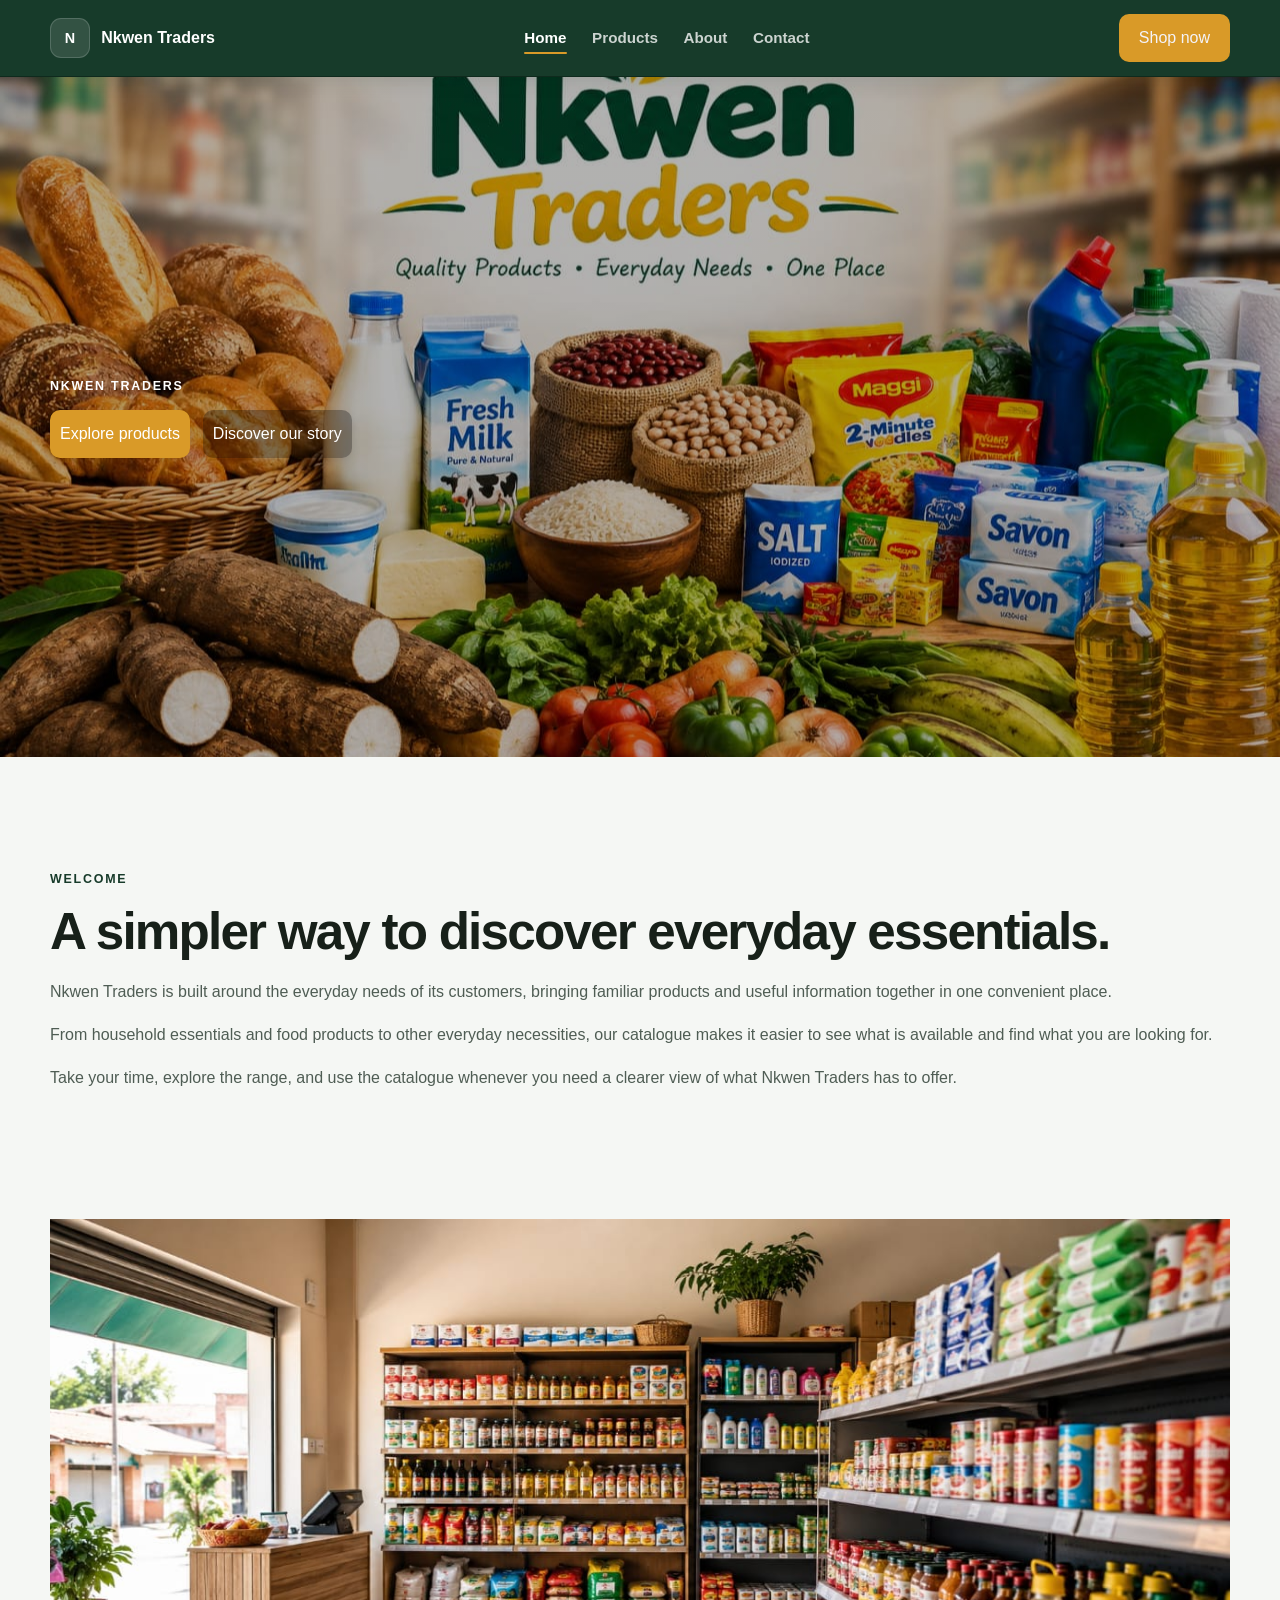
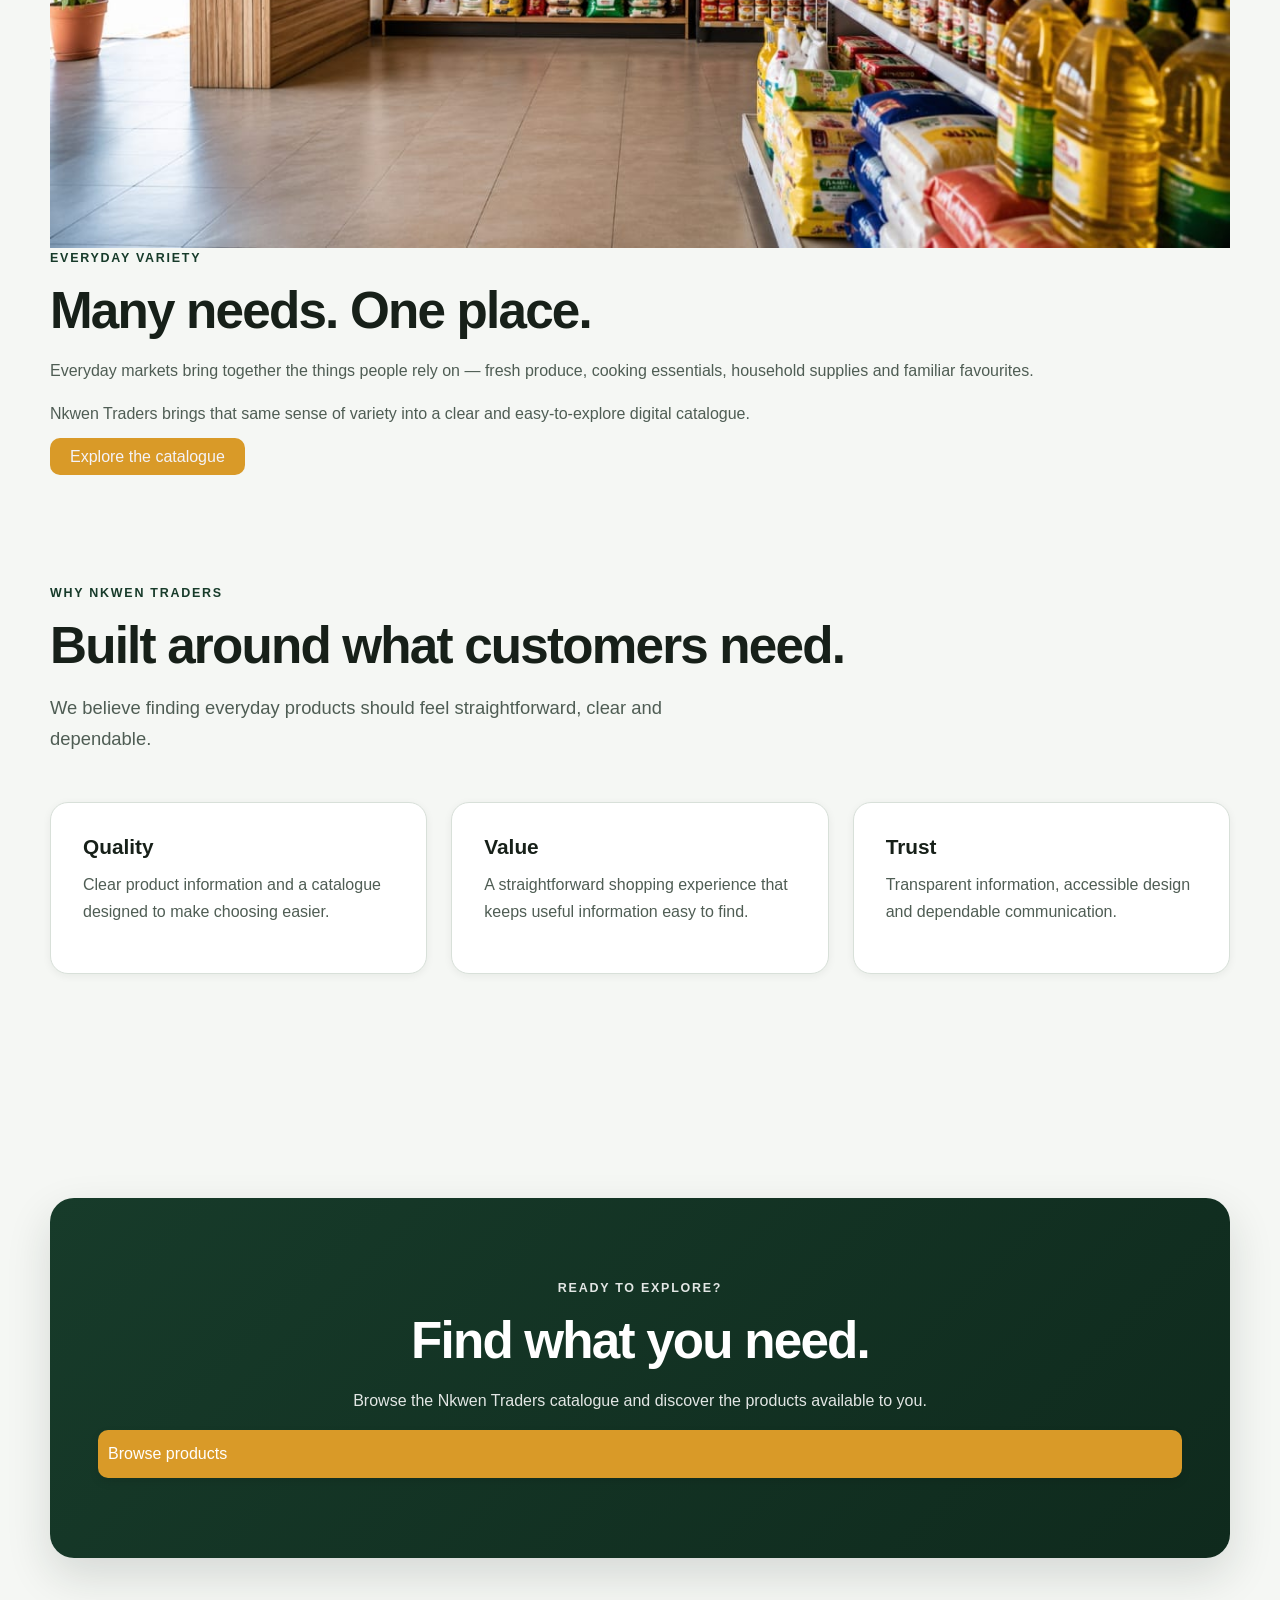
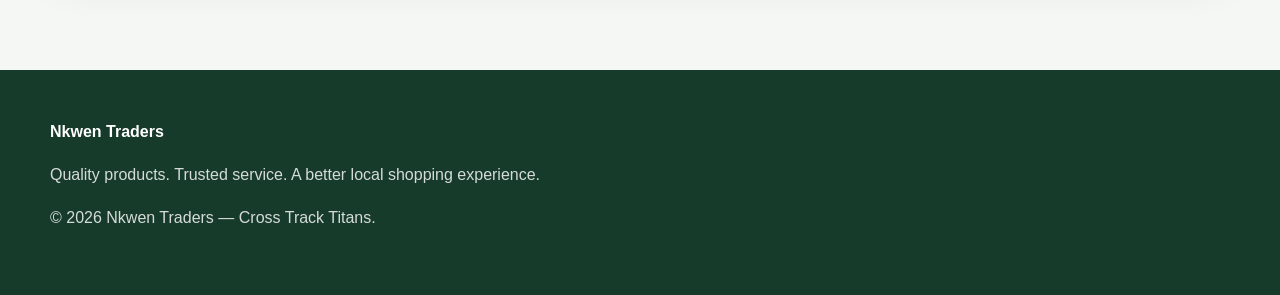
<file: nkwen-traders-integration-lab/frontend/index.html>
<!DOCTYPE html>

<html lang="en">

<head>


<meta charset="UTF-8">

<meta
    name="viewport"
    content="width=device-width, initial-scale=1.0"
>

<meta
    name="description"
    content="Nkwen Traders — quality products, trusted service, and a better local shopping experience."
>

<title>Nkwen Traders | Home</title>

<link
    rel="icon"
    type="image/png"
    href="assets/icons/favicon.png"
>

<link
    rel="stylesheet"
    href="css/style.css"
>


</head>

<body>


<!-- ================= ACCESSIBILITY ================= -->

<a
    class="skip-link"
    href="#main-content"
>
    Skip to content
</a>


<!-- ================= HEADER ================= -->

<header class="site-header">

    <nav
        class="nav container"
        aria-label="Primary navigation"
    >

        <a
            class="brand"
            href="index.html"
            aria-label="Nkwen Traders home"
        >

            <span
                class="brand-mark"
                aria-hidden="true"
            >
                N
            </span>

            <span>
                Nkwen Traders
            </span>

        </a>


        <ul class="nav-links">

            <li>
                <a
                    href="index.html"
                    aria-current="page"
                >
                    Home
                </a>
            </li>

            <li>
                <a href="pages/catalog.html">
                    Products
                </a>
            </li>

            <li>
                <a href="pages/about.html">
                    About
                </a>
            </li>

            <li>
                <a href="pages/contact.html">
                    Contact
                </a>
            </li>

        </ul>


        <a
            class="button button-accent"
            href="pages/catalog.html"
        >
            Shop now
        </a>

    </nav>

</header>


<!-- ================= MAIN ================= -->

<main id="main-content">


    <!-- ================= HERO ================= -->

    <section
        class="hero"
        aria-labelledby="hero-title"
    >

        <div class="container hero-content">

            <p class="hero-eyebrow">
                Nkwen Traders
            </p>

            

            <div class="hero-actions">

                <a
                    class="button button-accent"
                    href="pages/catalog.html"
                >
                    Explore products
                </a>

                <a
                    class="button button-outline"
                    href="pages/about.html"
                >
                    Discover our story
                </a>

            </div>

        </div>

    </section>


    <!-- ================= INTRODUCTION ================= -->

    <section
        class="section home-introduction"
        aria-labelledby="introduction-title"
    >

        <div class="container">

            <div class="home-introduction-content">

                <div>

                    <p class="hero-eyebrow">
                        Welcome
                    </p>

                    <h2 id="introduction-title">
                        A simpler way to discover
                        everyday essentials.
                    </h2>

                </div>


                <div class="home-introduction-text">

                    <p>
                        Nkwen Traders is built around the
                        everyday needs of its customers,
                        bringing familiar products and
                        useful information together in
                        one convenient place.
                    </p>

                    <p>
                        From household essentials and
                        food products to other everyday
                        necessities, our catalogue makes
                        it easier to see what is available
                        and find what you are looking for.
                    </p>

                    <p>
                        Take your time, explore the range,
                        and use the catalogue whenever
                        you need a clearer view of what
                        Nkwen Traders has to offer.
                    </p>

                </div>

            </div>

        </div>

    </section>


    <!-- ================= MARKET VARIETY ================= -->

    <section
        class="market-showcase"
        aria-labelledby="market-showcase-title"
    >

        <div class="container">

            <div class="market-showcase-card">

                <div class="market-showcase-image">

                    <img
                        src="assets/market-variety.jpeg"
                        alt="A variety of everyday market goods and fresh produce"
                    >

                </div>


                <div class="market-showcase-content">

                    <p class="hero-eyebrow">
                        Everyday variety
                    </p>

                    <h2 id="market-showcase-title">
                        Many needs.
                        One place.
                    </h2>

                    <p>
                        Everyday markets bring together
                        the things people rely on — fresh
                        produce, cooking essentials,
                        household supplies and familiar
                        favourites.
                    </p>

                    <p>
                        Nkwen Traders brings that same
                        sense of variety into a clear
                        and easy-to-explore digital
                        catalogue.
                    </p>

                    <a
                        class="button button-primary"
                        href="pages/catalog.html"
                    >
                        Explore the catalogue
                    </a>

                </div>

            </div>

        </div>

    </section>


    <!-- ================= WHY NKWEN TRADERS ================= -->

    <section
        class="section"
        aria-labelledby="why-title"
    >

        <div class="container">

            <header>

                <p class="hero-eyebrow">
                    Why Nkwen Traders
                </p>

                <h2 id="why-title">
                    Built around what customers need.
                </h2>

                <p class="lead">
                    We believe finding everyday products
                    should feel straightforward, clear
                    and dependable.
                </p>

            </header>


            <div class="value-grid">

                <article class="card value-card">

                    <h3>
                        Quality
                    </h3>

                    <p>
                        Clear product information and
                        a catalogue designed to make
                        choosing easier.
                    </p>

                </article>


                <article class="card value-card">

                    <h3>
                        Value
                    </h3>

                    <p>
                        A straightforward shopping
                        experience that keeps useful
                        information easy to find.
                    </p>

                </article>


                <article class="card value-card">

                    <h3>
                        Trust
                    </h3>

                    <p>
                        Transparent information,
                        accessible design and
                        dependable communication.
                    </p>

                </article>

            </div>

        </div>

    </section>


    <!-- =================  FINAL CTA ================= -->

    <section
        class="section"
        aria-labelledby="cta-title"
    >

        <div class="container">

            <div class="cta-panel">

                <p class="hero-eyebrow">
                    Ready to explore?
                </p>

                <h2 id="cta-title">
                    Find what you need.
                </h2>

                <p>
                    Browse the Nkwen Traders catalogue
                    and discover the products available
                    to you.
                </p>

                <a
                    class="button button-accent"
                    href="pages/catalog.html"
                >
                    Browse products
                </a>

            </div>

        </div>

    </section>

</main>


<!-- ================= FOOTER ================= -->

<footer class="site-footer">

    <div class="container">

        <p>
            <strong>
                Nkwen Traders
            </strong>
        </p>

        <p>
            Quality products. Trusted service.
            A better local shopping experience.
        </p>

        <p>
            &copy; 2026 Nkwen Traders —
            Cross Track Titans.
        </p>

    </div>

</footer>


<script
    type="module"
    src="js/index.js"
></script>


</body>
</file>
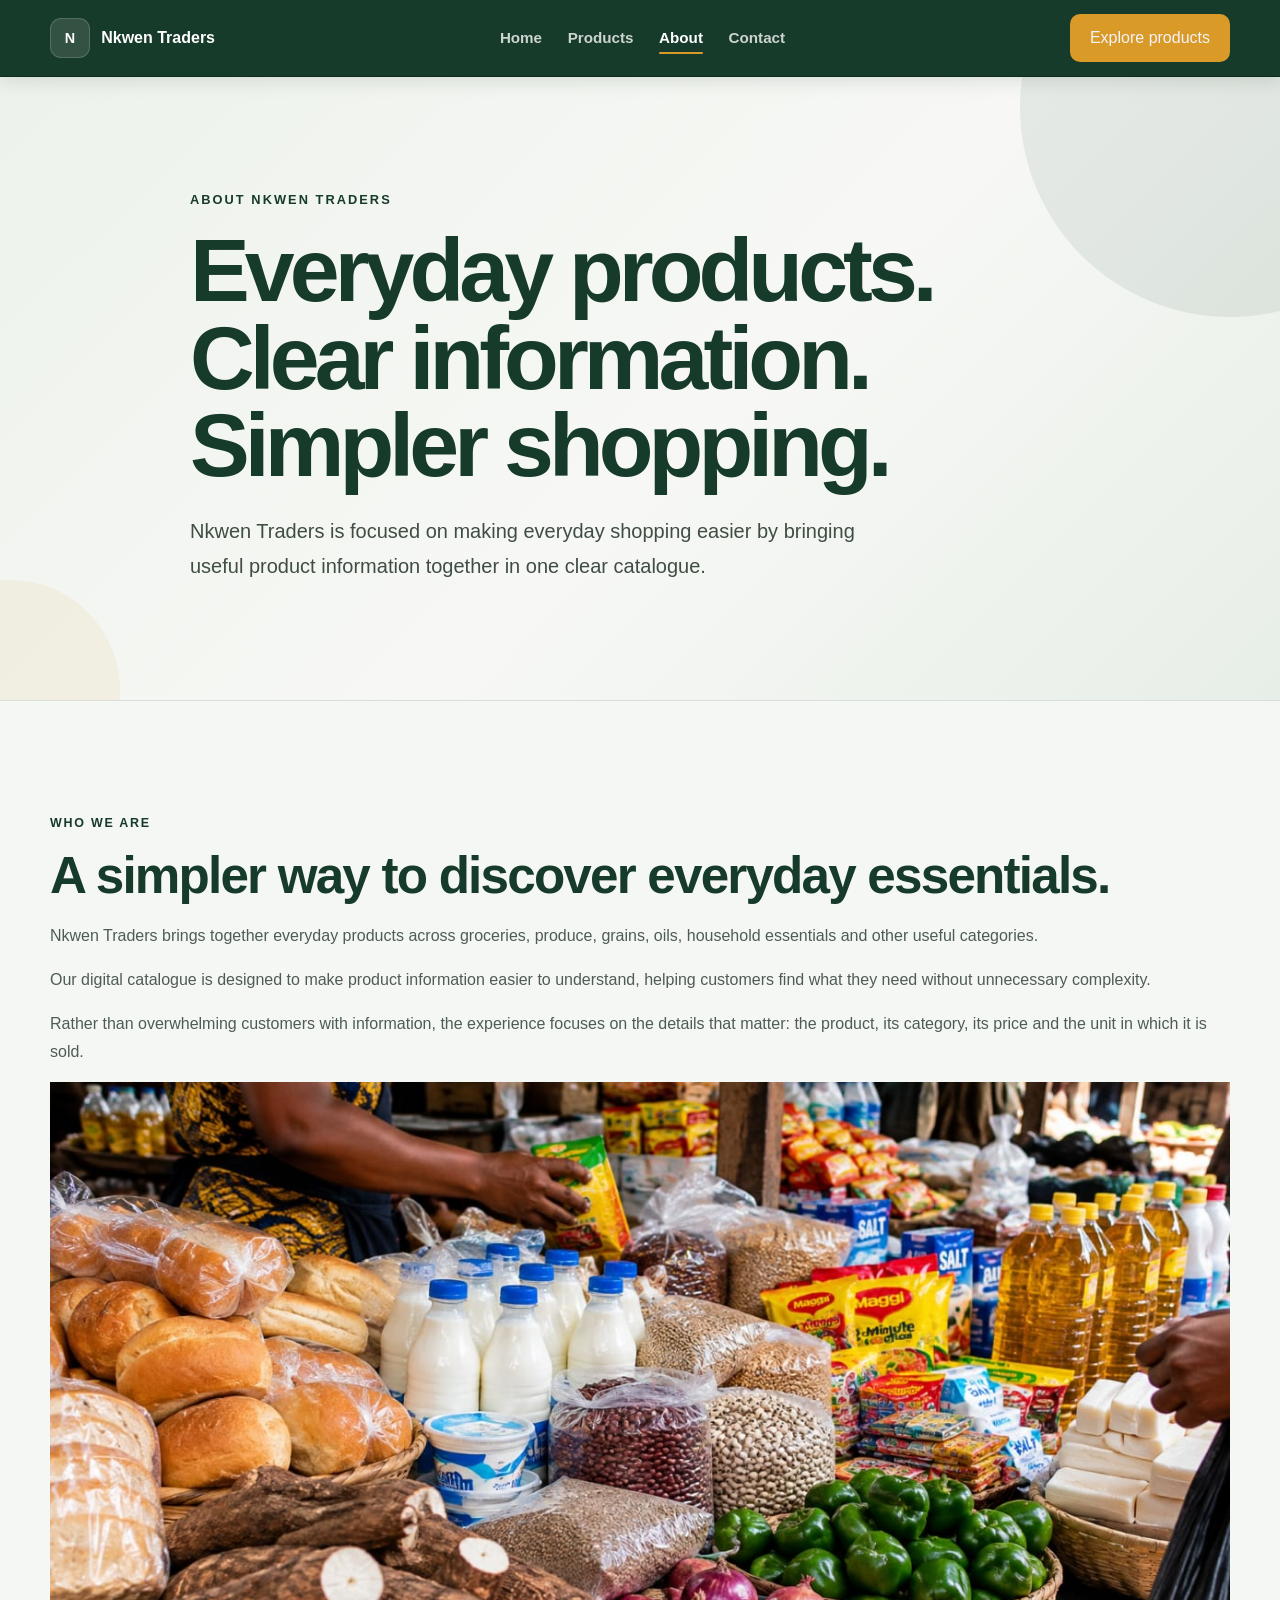
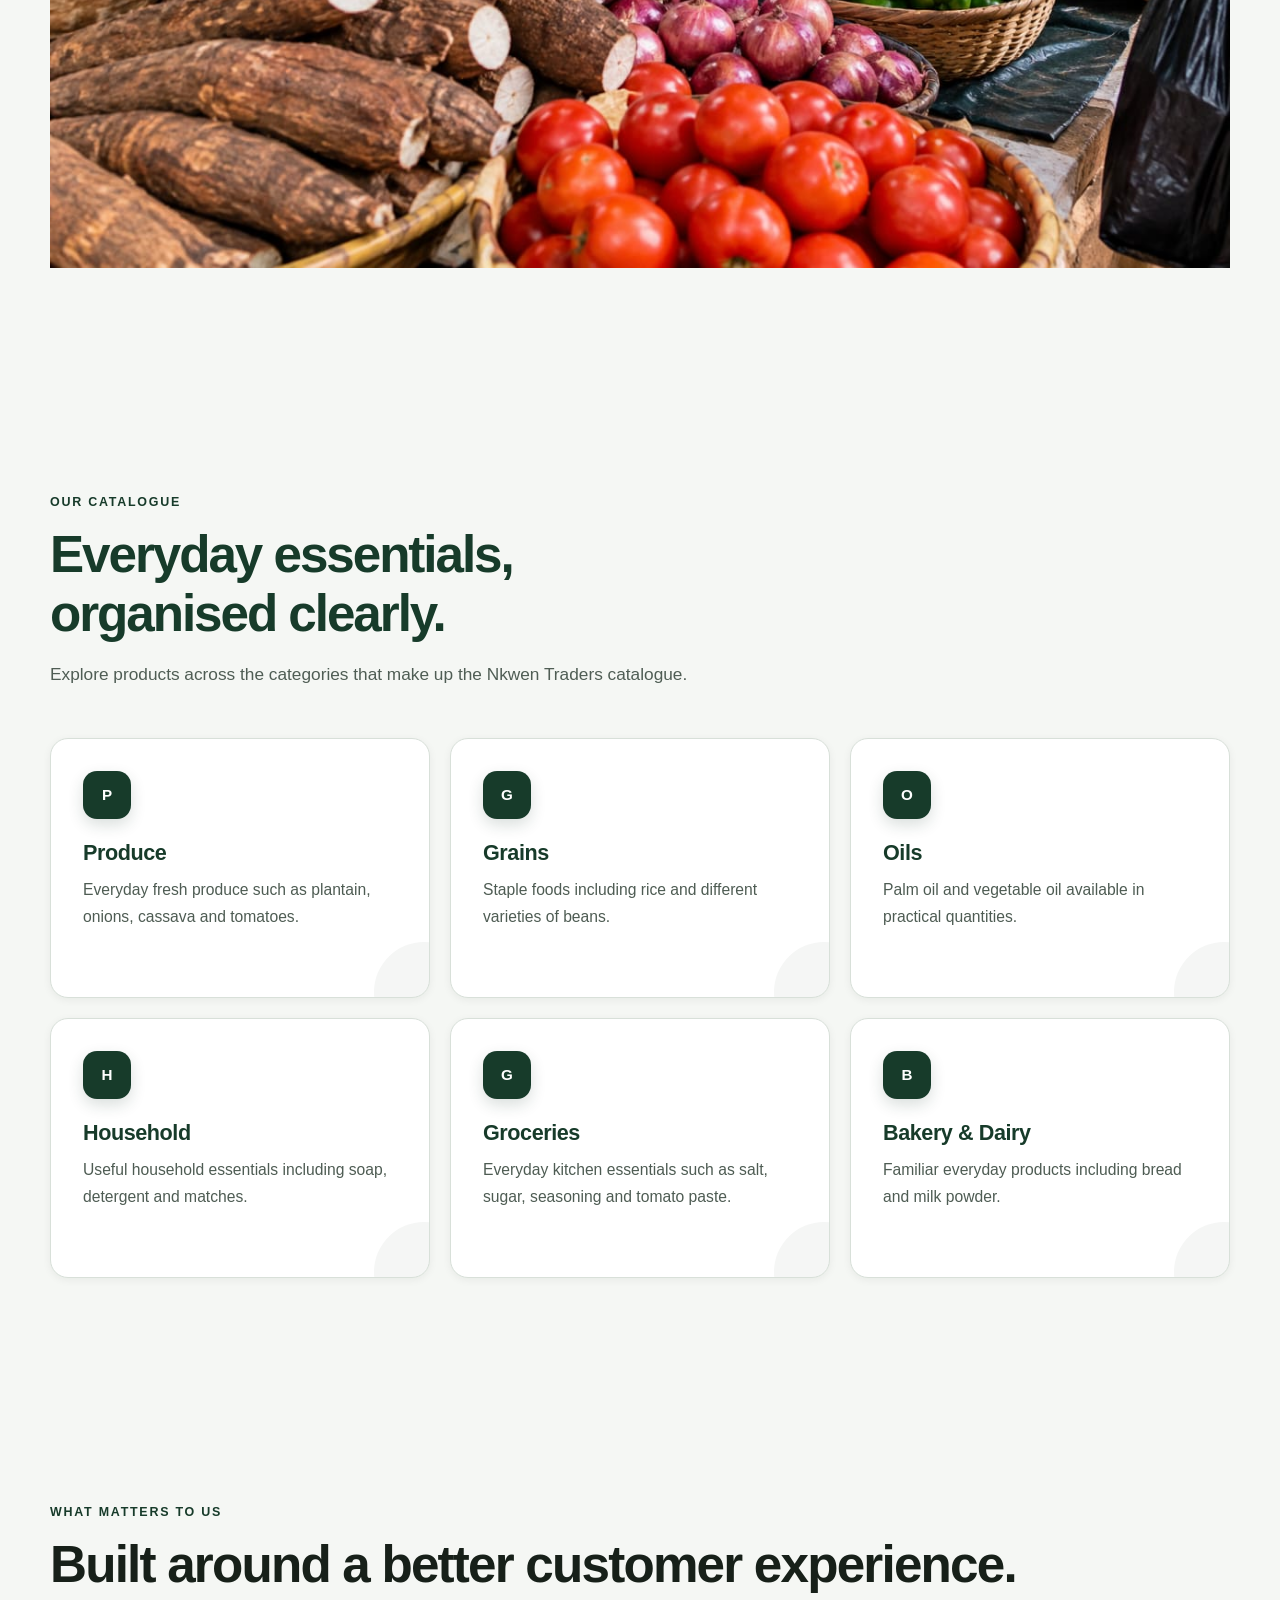
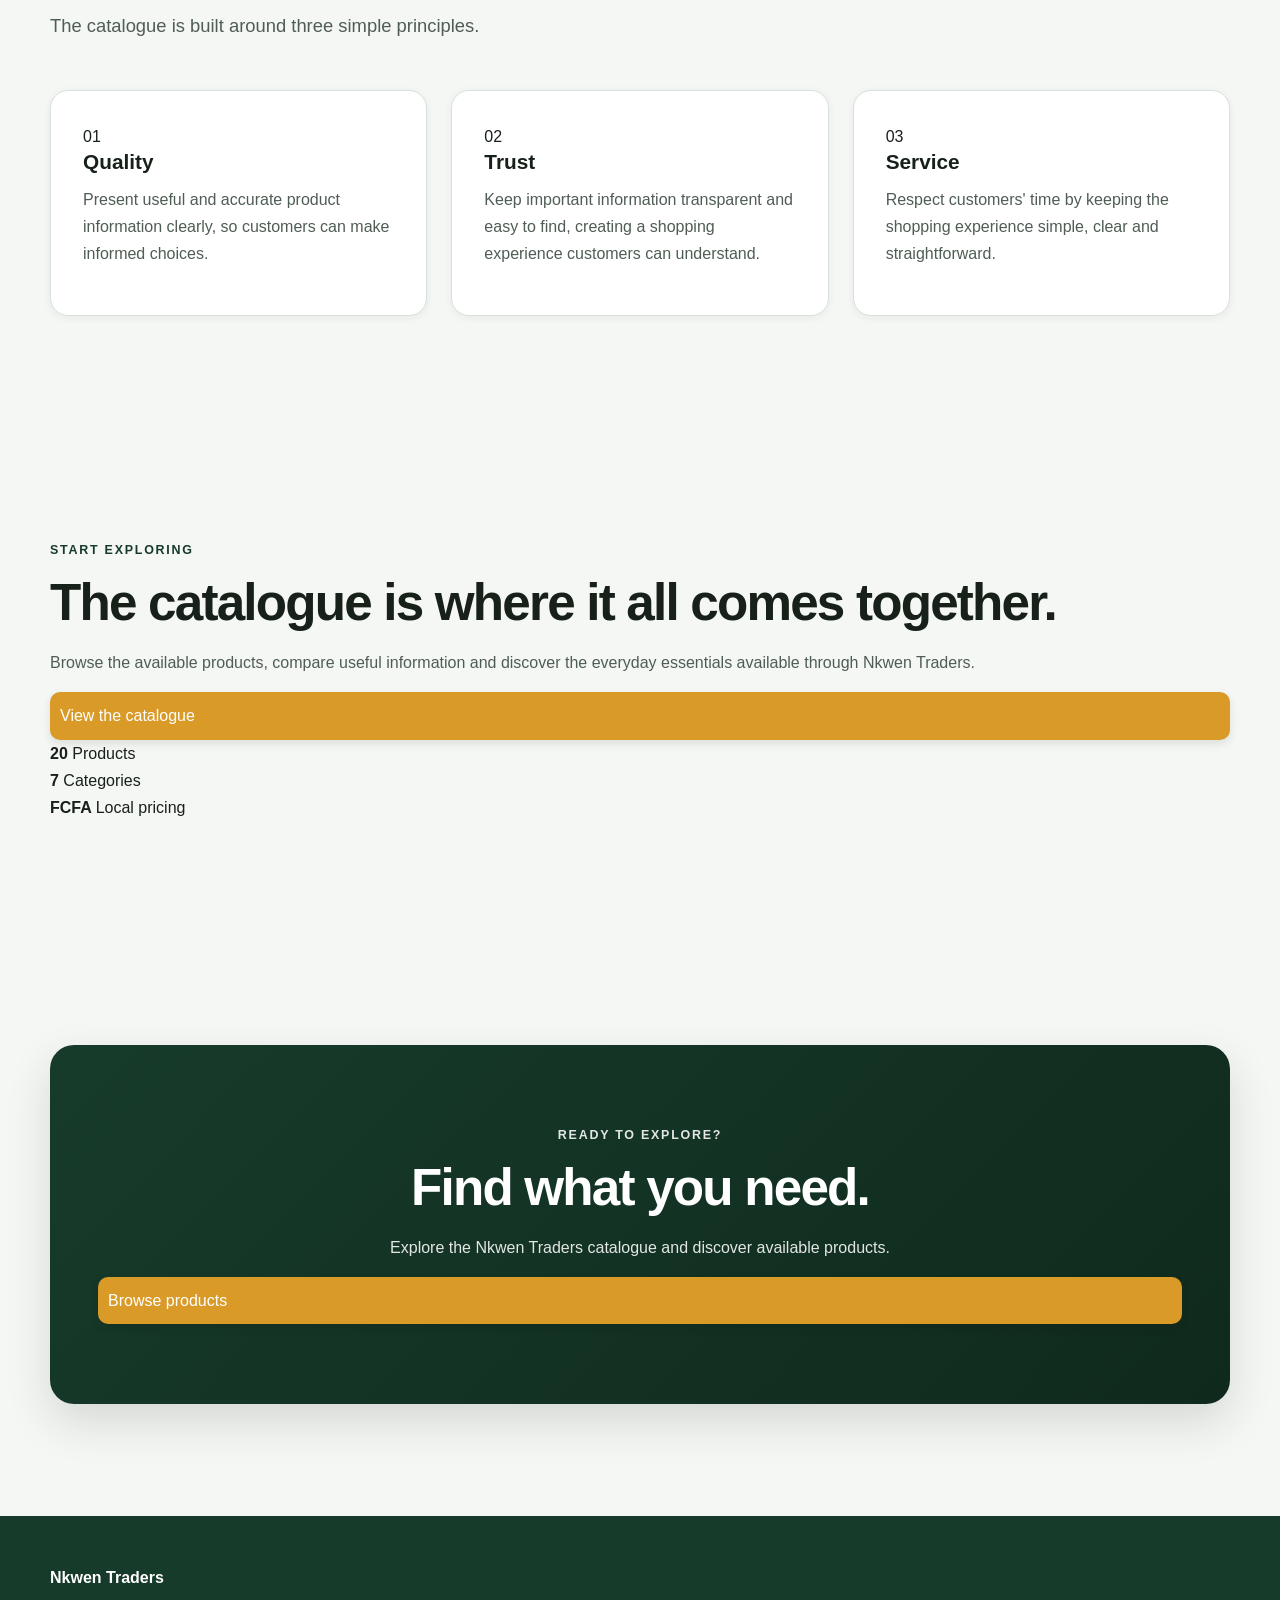
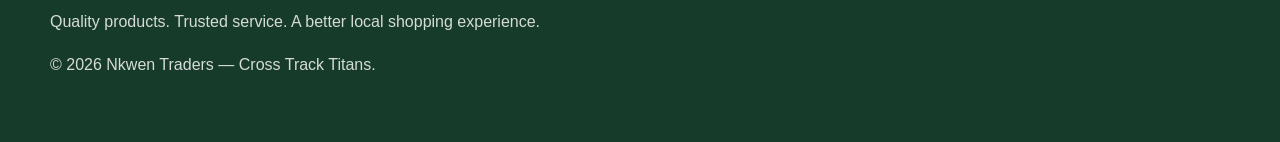
<file: nkwen-traders-integration-lab/frontend/pages/about.html>
<!DOCTYPE html>
<html lang="en">

<head>

    <meta charset="UTF-8">

    <meta
        name="viewport"
        content="width=device-width, initial-scale=1.0"
    >

    <meta
        name="description"
        content="Learn about Nkwen Traders, our values, products and commitment to a simpler shopping experience."
    >

    <title>Nkwen Traders | About</title>

    <link
        rel="icon"
        type="image/png"
        href="../assets/icons/favicon.png"
    >

    <link
        rel="stylesheet"
        href="../css/style.css"
    >

</head>

<body>

    <!-- ================= ACCESSIBILITY ================= -->

    <a
        class="skip-link"
        href="#main-content"
    >
        Skip to content
    </a>


    <!-- ================= HEADER ================= -->

    <header class="site-header">

        <nav
            class="nav container"
            aria-label="Primary navigation"
        >

            <a
                class="brand"
                href="../index.html"
                aria-label="Nkwen Traders home"
            >

                <span
                    class="brand-mark"
                    aria-hidden="true"
                >
                    N
                </span>

                <span>
                    Nkwen Traders
                </span>

            </a>


            <ul class="nav-links">

                <li>
                    <a href="../index.html">
                        Home
                    </a>
                </li>

                <li>
                    <a href="catalog.html">
                        Products
                    </a>
                </li>

                <li>
                    <a
                        href="about.html"
                        aria-current="page"
                    >
                        About
                    </a>
                </li>

                <li>
                    <a href="contact.html">
                        Contact
                    </a>
                </li>

            </ul>


            <a
                class="button button-accent"
                href="catalog.html"
            >
                Explore products
            </a>

        </nav>

    </header>


    <!-- ================= MAIN ================= -->

    <main id="main-content">


        <!-- ================= ABOUT HERO ================= -->

        <section
            class="about-hero"
            aria-labelledby="about-hero-title"
        >

            <div class="container about-hero-content">

                <p class="hero-eyebrow">
                    About Nkwen Traders
                </p>

                <h1 id="about-hero-title">
                    Everyday products.
                    <br>
                    Clear information.
                    <br>
                    Simpler shopping.
                </h1>

                <p class="lead">
                    Nkwen Traders is focused on making
                    everyday shopping easier by bringing
                    useful product information together
                    in one clear catalogue.
                </p>

            </div>

        </section>


        <!-- ================= WHO WE ARE ================= -->

        <section
            class="section"
            aria-labelledby="who-title"
        >

            <div class="container about-story">

                <div class="about-story-content">

                    <p class="hero-eyebrow">
                        Who we are
                    </p>

                    <h2 id="who-title">
                        A simpler way to discover
                        everyday essentials.
                    </h2>

                    <p>
                        Nkwen Traders brings together
                        everyday products across groceries,
                        produce, grains, oils, household
                        essentials and other useful categories.
                    </p>

                    <p>
                        Our digital catalogue is designed
                        to make product information easier
                        to understand, helping customers
                        find what they need without
                        unnecessary complexity.
                    </p>

                    <p>
                        Rather than overwhelming customers
                        with information, the experience
                        focuses on the details that matter:
                        the product, its category, its price
                        and the unit in which it is sold.
                    </p>

                </div>


                <div class="about-story-visual">

                    <img
                        src="../assets/about.jpeg"
                        alt="Nkwen Traders"
                    >

                </div>

            </div>

        </section>


        <!-- ================= CATALOGUE OVERVIEW ================= -->

        <section
            class="section about-catalogue-section"
            aria-labelledby="catalogue-title"
        >

            <div class="container">

                <header>

                    <p class="hero-eyebrow">
                        Our catalogue
                    </p>

                    <h2 id="catalogue-title">
                        Everyday essentials,
                        organised clearly.
                    </h2>

                    <p class="lead">
                        Explore products across the
                        categories that make up the
                        Nkwen Traders catalogue.
                    </p>

                </header>


                <div class="about-category-grid">


                    <article class="about-category-card">

                        <div class="about-category-icon">
                            P
                        </div>

                        <h3>
                            Produce
                        </h3>

                        <p>
                            Everyday fresh produce such
                            as plantain, onions, cassava
                            and tomatoes.
                        </p>

                    </article>


                    <article class="about-category-card">

                        <div class="about-category-icon">
                            G
                        </div>

                        <h3>
                            Grains
                        </h3>

                        <p>
                            Staple foods including rice
                            and different varieties of
                            beans.
                        </p>

                    </article>


                    <article class="about-category-card">

                        <div class="about-category-icon">
                            O
                        </div>

                        <h3>
                            Oils
                        </h3>

                        <p>
                            Palm oil and vegetable oil
                            available in practical
                            quantities.
                        </p>

                    </article>


                    <article class="about-category-card">

                        <div class="about-category-icon">
                            H
                        </div>

                        <h3>
                            Household
                        </h3>

                        <p>
                            Useful household essentials
                            including soap, detergent
                            and matches.
                        </p>

                    </article>


                    <article class="about-category-card">

                        <div class="about-category-icon">
                            G
                        </div>

                        <h3>
                            Groceries
                        </h3>

                        <p>
                            Everyday kitchen essentials
                            such as salt, sugar, seasoning
                            and tomato paste.
                        </p>

                    </article>


                    <article class="about-category-card">

                        <div class="about-category-icon">
                            B
                        </div>

                        <h3>
                            Bakery & Dairy
                        </h3>

                        <p>
                            Familiar everyday products
                            including bread and milk powder.
                        </p>

                    </article>

                </div>

            </div>

        </section>


        <!-- ================= OUR VALUES ================= -->

        <section
            class="section"
            aria-labelledby="values-title"
        >

            <div class="container">

                <header>

                    <p class="hero-eyebrow">
                        What matters to us
                    </p>

                    <h2 id="values-title">
                        Built around a better
                        customer experience.
                    </h2>

                    <p class="lead">
                        The catalogue is built around
                        three simple principles.
                    </p>

                </header>


                <div class="value-grid">


                    <article class="card value-card about-value-card">

                        <span class="about-value-number">
                            01
                        </span>

                        <h3>
                            Quality
                        </h3>

                        <p>
                            Present useful and accurate
                            product information clearly,
                            so customers can make
                            informed choices.
                        </p>

                    </article>


                    <article class="card value-card about-value-card">

                        <span class="about-value-number">
                            02
                        </span>

                        <h3>
                            Trust
                        </h3>

                        <p>
                            Keep important information
                            transparent and easy to find,
                            creating a shopping experience
                            customers can understand.
                        </p>

                    </article>


                    <article class="card value-card about-value-card">

                        <span class="about-value-number">
                            03
                        </span>

                        <h3>
                            Service
                        </h3>

                        <p>
                            Respect customers' time by
                            keeping the shopping experience
                            simple, clear and straightforward.
                        </p>

                    </article>


                </div>

            </div>

        </section>


        <!-- ================= CATALOGUE HIGHLIGHT ================= -->

        <section
            class="section"
            aria-labelledby="highlight-title"
        >

            <div class="container">

                <div class="about-highlight">

                    <div class="about-highlight-content">

                        <p class="hero-eyebrow">
                            Start exploring
                        </p>

                        <h2 id="highlight-title">
                            The catalogue is where
                            it all comes together.
                        </h2>

                        <p>
                            Browse the available products,
                            compare useful information and
                            discover the everyday essentials
                            available through Nkwen Traders.
                        </p>

                        <a
                            class="button button-accent"
                            href="catalog.html"
                        >
                            View the catalogue
                        </a>

                    </div>


                    <div class="about-highlight-items">

                        <div class="about-highlight-item">

                            <strong>
                                20
                            </strong>

                            <span>
                                Products
                            </span>

                        </div>


                        <div class="about-highlight-item">

                            <strong>
                                7
                            </strong>

                            <span>
                                Categories
                            </span>

                        </div>


                        <div class="about-highlight-item">

                            <strong>
                                FCFA
                            </strong>

                            <span>
                                Local pricing
                            </span>

                        </div>

                    </div>

                </div>

            </div>

        </section>


        <!-- ================= FINAL CTA ================= -->

        <section
            class="section"
            aria-labelledby="about-cta-title"
        >

            <div class="container">

                <div class="cta-panel">

                    <p class="hero-eyebrow">
                        Ready to explore?
                    </p>

                    <h2 id="about-cta-title">
                        Find what you need.
                    </h2>

                    <p>
                        Explore the Nkwen Traders
                        catalogue and discover
                        available products.
                    </p>

                    <a
                        class="button button-accent"
                        href="catalog.html"
                    >
                        Browse products
                    </a>

                </div>

            </div>

        </section>

    </main>


    <!-- ================= FOOTER ================= -->

    <footer class="site-footer">

        <div class="container">

            <p>
                <strong>
                    Nkwen Traders
                </strong>
            </p>

            <p>
                Quality products. Trusted service.
                A better local shopping experience.
            </p>

            <p>
                &copy; 2026 Nkwen Traders —
                Cross Track Titans.
            </p>

        </div>

    </footer>

</body>
</html>
</file>
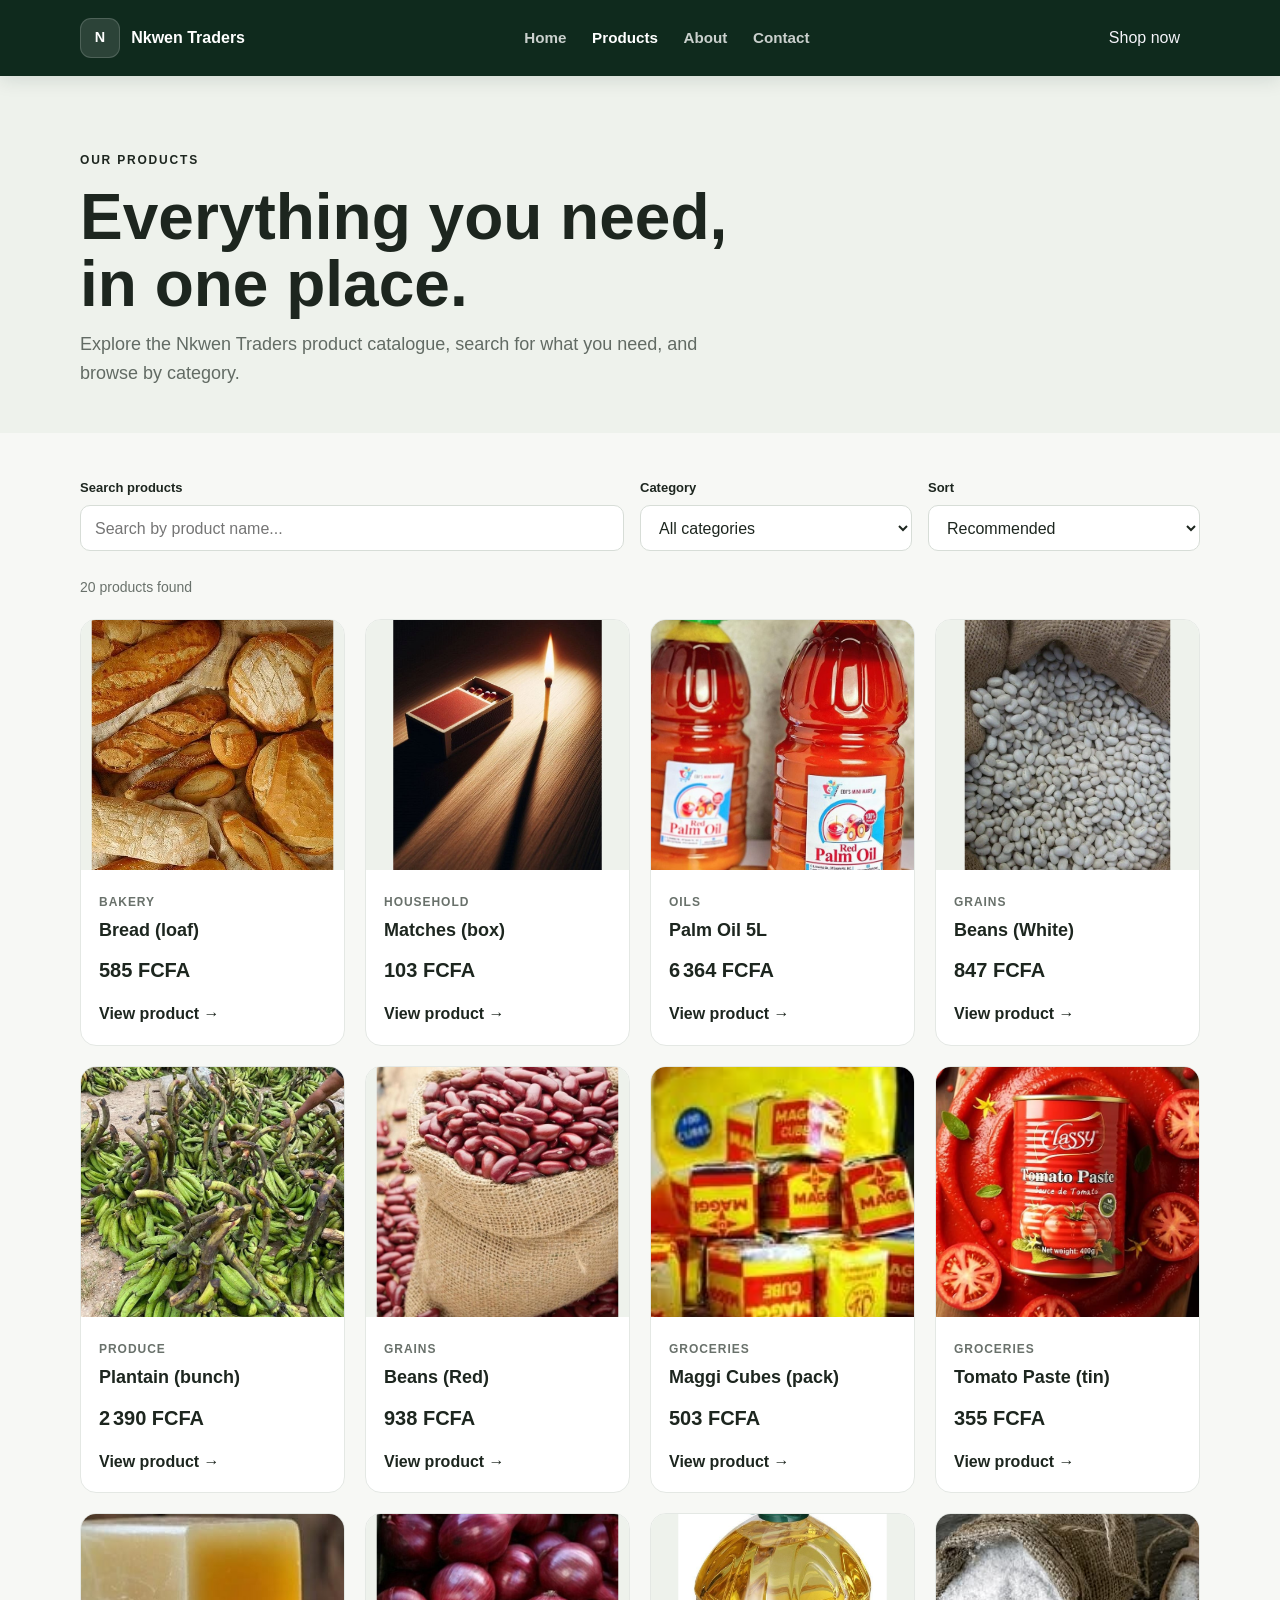
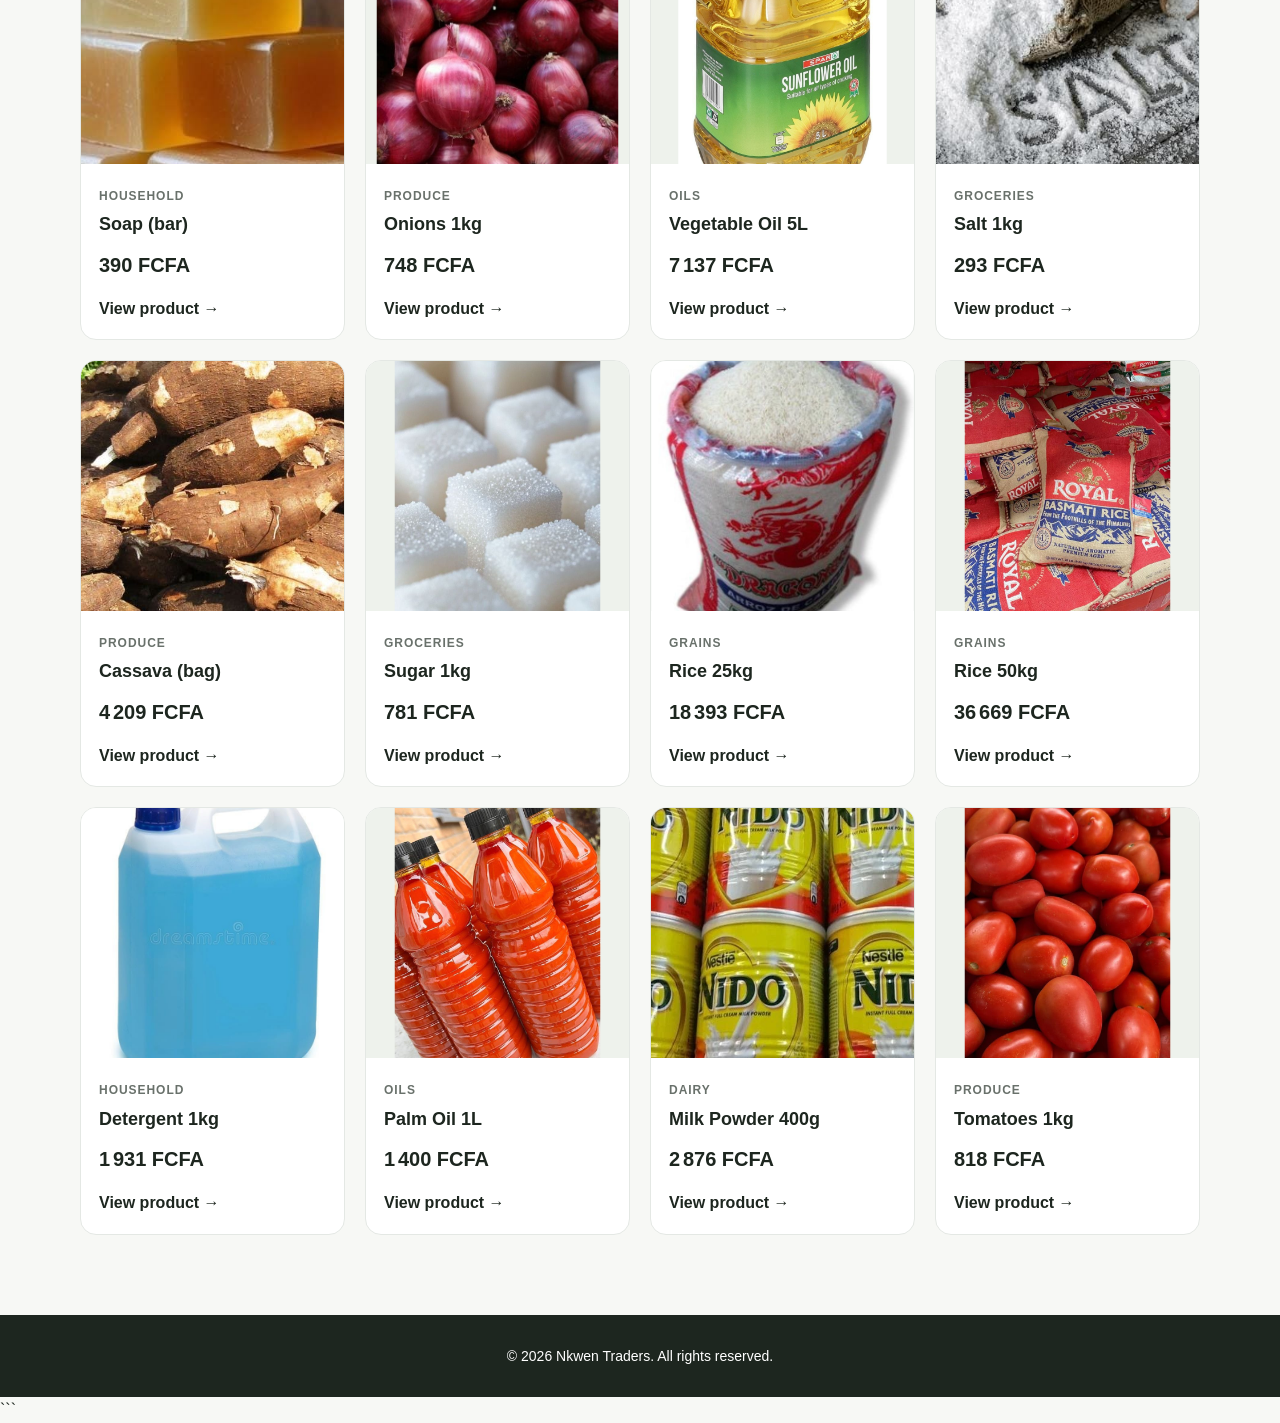
<file: nkwen-traders-integration-lab/frontend/pages/catalog.html>
<!DOCTYPE html>
<html lang="en">

<head>

    <meta charset="UTF-8">

    <meta
        name="viewport"
        content="width=device-width, initial-scale=1.0"
    >

    <meta
        name="description"
        content="Browse the Nkwen Traders product catalogue."
    >

    <title>Nkwen Traders | Products</title>

    <link
        rel="icon"
        type="image/png"
        href="../assets/icons/favicon.png"
    >

    <link
        rel="stylesheet"
        href="../css/catalog.css"
    >

</head>

<body>

    <!-- =========================
         HEADER
    ========================== -->

    <header class="site-header">

        <nav
        class="nav container"
        aria-label="Primary navigation"
    >

        <a
            class="brand"
            href="../index.html"
            aria-label="Nkwen Traders home"
        >

            <span
                class="brand-mark"
                aria-hidden="true"
            >
                N
            </span>

            <span>
                Nkwen Traders
            </span>

        </a>


        <ul class="nav-links">

            <li>
                <a
                    href="../index.html"
                >
                    Home
                </a>
            </li>

            <li>
                <a
                    href="catalog.html"
                    aria-current="page"
                >
                    Products
                </a>
            </li>

            <li>
                <a href="about.html">
                    About
                </a>
            </li>

            <li>
                <a href="contact.html">
                    Contact
                </a>
            </li>

        </ul>


        <a
            class="button button-accent"
            href="catalog.html"
        >
            Shop now
        </a>

    </nav>
    </header>


    <!-- =========================
         MAIN CONTENT
    ========================== -->

    <main>

        <!-- =========================
             CATALOGUE INTRO
        ========================== -->

        <section class="catalogue-hero">

            <div class="container">

                <span class="eyebrow">
                    OUR PRODUCTS
                </span>

                <h1>
                    Everything you need, in one place.
                </h1>

                <p>
                    Explore the Nkwen Traders product catalogue,
                    search for what you need, and browse by category.
                </p>

            </div>

        </section>


        <!-- =========================
             CATALOGUE
        ========================== -->

        <section class="catalogue-section">

            <div class="container">

                <!-- CONTROLS -->

                <div class="catalogue-controls">


                    <!-- SEARCH -->

                    <div class="search-box">

                        <label for="product-search">
                            Search products
                        </label>

                        <input
                            type="search"
                            id="product-search"
                            placeholder="Search by product name..."
                            autocomplete="off"
                        >

                    </div>


                    <!-- CATEGORY -->

                    <div class="filter-box">

                        <label for="category-filter">
                            Category
                        </label>

                        <select id="category-filter">

                            <option value="all">
                                All categories
                            </option>

                        </select>

                    </div>


                    <!-- SORT -->

                    <div class="filter-box">

                        <label for="price-sort">
                            Sort
                        </label>

                        <select id="price-sort">

                            <option value="default">
                                Recommended
                            </option>

                            <option value="low-high">
                                Price: Low to High
                            </option>

                            <option value="high-low">
                                Price: High to Low
                            </option>

                        </select>

                    </div>

                </div>


                <!-- PRODUCT COUNT -->

                <div class="catalogue-meta">

                    <p id="product-count">
                        Loading products...
                    </p>

                </div>


                <!-- PRODUCT GRID -->

                <div
                    id="product-grid"
                    class="product-grid"
                    aria-live="polite"
                >

                    <!-- Products inserted by catalog.js -->

                </div>


                <!-- EMPTY STATE -->

                <div
                    id="empty-state"
                    class="empty-state hidden"
                >

                    <h2>
                        No products found
                    </h2>

                    <p>
                        Try another search term or select
                        a different category.
                    </p>

                    <button
                        type="button"
                        id="clear-search"
                    >
                        Clear filters
                    </button>

                </div>

            </div>

        </section>

    </main>


    <!-- =========================
         FOOTER
    ========================== -->

    <footer class="site-footer">

        <div class="container">

            <p>
                © 2026 Nkwen Traders.
                All rights reserved.
            </p>

        </div>

    </footer>


    <!-- =========================
         JAVASCRIPT
    ========================== -->

    <script
        type="module"
        src="../js/catalog.js"
    ></script>

</body>

</html>
```
</file>
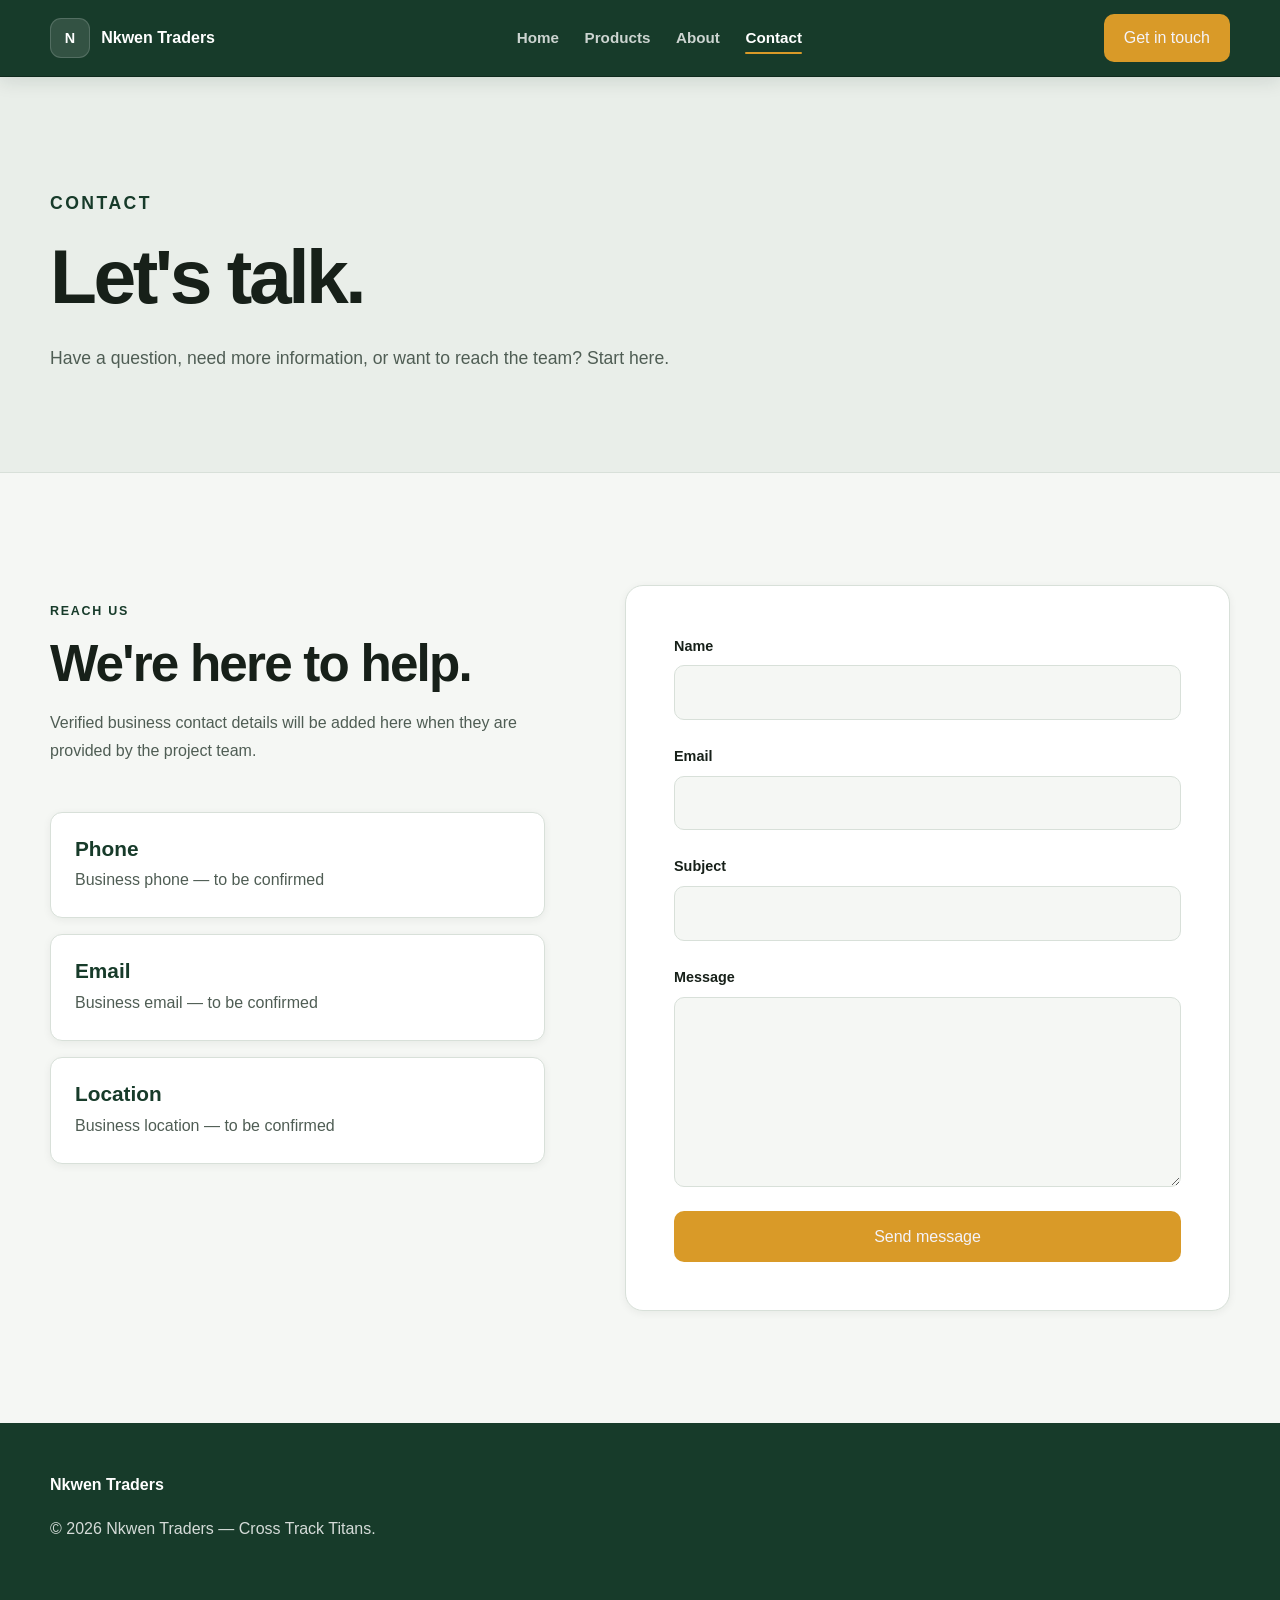
<file: nkwen-traders-integration-lab/frontend/pages/contact.html>
<!DOCTYPE html>
<html lang="en">
<head>

    <meta charset="UTF-8">

    <meta
        name="viewport"
        content="width=device-width, initial-scale=1.0"
    >

    <meta
        name="description"
        content="Contact Nkwen Traders and get in touch with the team."
    >

    <title>Nkwen Traders | Contact</title>

    <link
        rel="icon"
        type="image/png"
        href="../assets/icons/favicon.png"
    >

    <link
        rel="stylesheet"
        href="../css/style.css"
    >

</head>

<body>

    <a
        class="skip-link"
        href="#main-content"
    >
        Skip to content
    </a>


    <!-- HEADER -->

    <header class="site-header">

        <nav
            class="nav container"
            aria-label="Primary navigation"
        >

            <a
                class="brand"
                href="../index.html"
                aria-label="Nkwen Traders home"
            >

                <span
                    class="brand-mark"
                    aria-hidden="true"
                >
                    N
                </span>

                <span>
                    Nkwen Traders
                </span>

            </a>


            <ul class="nav-links">

                <li>
                    <a href="../index.html">
                        Home
                    </a>
                </li>

                <li>
                    <a href="catalog.html">
                        Products
                    </a>
                </li>

                <li>
                    <a href="about.html">
                        About
                    </a>
                </li>

                <li>
                    <a
                        href="contact.html"
                        aria-current="page"
                    >
                        Contact
                    </a>
                </li>

            </ul>


            <a
                class="button button-accent"
                href="#contact-form"
            >
                Get in touch
            </a>

        </nav>

    </header>


    <!-- MAIN -->

    <main id="main-content">

        <!-- PAGE HERO -->

        <section class="page-hero">

            <div class="container">

                <p class="hero-eyebrow">
                    Contact
                </p>

                <h1>
                    Let's talk.
                </h1>

                <p>
                    Have a question, need more information,
                    or want to reach the team?
                    Start here.
                </p>

            </div>

        </section>


        <!-- CONTACT -->

        <section
            class="section"
            aria-labelledby="contact-title"
        >

            <div class="container contact-grid">

                <!-- CONTACT INFORMATION -->

                <div>

                    <p class="hero-eyebrow">
                        Reach us
                    </p>

                    <h2 id="contact-title">
                        We're here to help.
                    </h2>

                    <p>
                        Verified business contact details
                        will be added here when they are
                        provided by the project team.
                    </p>


                    <div class="contact-details">

                        <article>

                            <h3>
                                Phone
                            </h3>

                            <p>
                                <span data-contact-phone>
                                    Business phone —
                                    to be confirmed
                                </span>
                            </p>

                        </article>


                        <article>

                            <h3>
                                Email
                            </h3>

                            <p>
                                <span data-contact-email>
                                    Business email —
                                    to be confirmed
                                </span>
                            </p>

                        </article>


                        <article>

                            <h3>
                                Location
                            </h3>

                            <p>
                                <span data-contact-location>
                                    Business location —
                                    to be confirmed
                                </span>
                            </p>

                        </article>

                    </div>

                </div>


                <!-- CONTACT FORM -->

                <div class="card contact-form-card">

                    <form
                        id="contact-form"
                        data-contact-form
                    >

                        <div class="form-field">

                            <label for="name">
                                Name
                            </label>

                            <input
                                id="name"
                                name="name"
                                type="text"
                                autocomplete="name"
                                required
                            >

                        </div>


                        <div class="form-field">

                            <label for="email">
                                Email
                            </label>

                            <input
                                id="email"
                                name="email"
                                type="email"
                                autocomplete="email"
                                required
                            >

                        </div>


                        <div class="form-field">

                            <label for="subject">
                                Subject
                            </label>

                            <input
                                id="subject"
                                name="subject"
                                type="text"
                                required
                            >

                        </div>


                        <div class="form-field">

                            <label for="message">
                                Message
                            </label>

                            <textarea
                                id="message"
                                name="message"
                                rows="6"
                                required
                            ></textarea>

                        </div>


                        <button
                            class="button button-primary"
                            type="submit"
                        >
                            Send message
                        </button>


                        <p
                            class="form-status"
                            data-form-status
                            role="status"
                            aria-live="polite"
                        ></p>

                    </form>

                </div>

            </div>

        </section>

    </main>


    <!-- FOOTER -->

    <footer class="site-footer">

        <div class="container">

            <p>

                <strong>Nkwen Traders</strong>

            </p>

            <p>

                &copy; 2026 Nkwen Traders —
                Cross Track Titans.

            </p>

        </div>

    </footer>

</body>
</html>
</file>
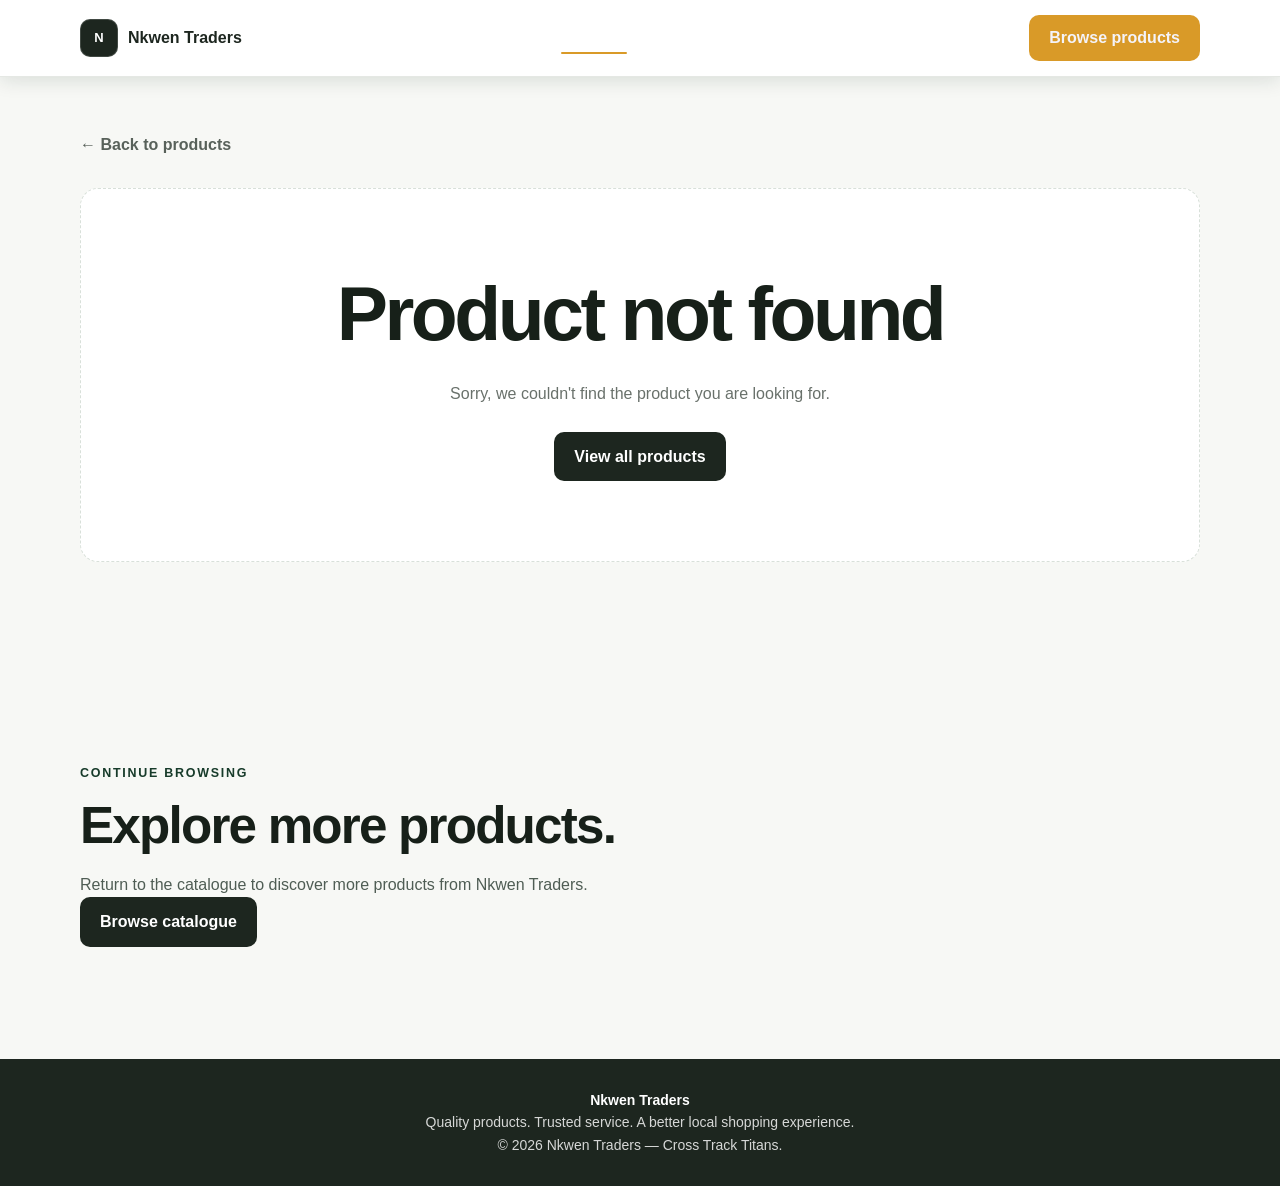
<file: nkwen-traders-integration-lab/frontend/pages/product.html>
<!DOCTYPE html>
<html lang="en">

<head>
    <meta charset="UTF-8">

    <meta
        name="viewport"
        content="width=device-width, initial-scale=1.0"
    >

    <meta
        name="description"
        content="View detailed product information from the Nkwen Traders catalogue."
    >

    <title>Nkwen Traders | Product Details</title>

    <link
        rel="stylesheet"
        href="../css/style.css"
    >

    <link
        rel="stylesheet"
        href="../css/product.css"
    >
</head>

<body>

    <!-- ACCESSIBILITY -->

    <a
        class="skip-link"
        href="#main-content"
    >
        Skip to content
    </a>


    <!-- HEADER -->

    <header class="site-header">

        <nav
            class="nav container"
            aria-label="Primary navigation"
        >

            <a
                class="brand"
                href="../index.html"
                aria-label="Nkwen Traders home"
            >
                <span
                    class="brand-mark"
                    aria-hidden="true"
                >
                    N
                </span>

                <span>
                    Nkwen Traders
                </span>
            </a>


            <ul class="nav-links">

                <li>
                    <a href="../index.html">
                        Home
                    </a>
                </li>

                <li>
                    <a
                        href="catalog.html"
                        aria-current="page"
                    >
                        Products
                    </a>
                </li>

                <li>
                    <a href="about.html">
                        About
                    </a>
                </li>

                <li>
                    <a href="contact.html">
                        Contact
                    </a>
                </li>

            </ul>


            <a
                class="button button-accent"
                href="catalog.html"
            >
                Browse products
            </a>

        </nav>

    </header>


    <!-- MAIN -->

    <main id="main-content">

        <section
            class="product-page"
            aria-labelledby="product-page-heading"
        >

            <div class="container">

                <a
                    class="back-link"
                    href="catalog.html"
                >
                    ← Back to products
                </a>


                <!-- PRODUCT DETAILS -->

                <div
                    id="product-details"
                    class="product-details"
                    aria-live="polite"
                >

                    <div class="loading-state">
                        <p>
                            Loading product...
                        </p>
                    </div>

                </div>


                <!-- PRODUCT NOT FOUND -->

                <div
                    id="product-not-found"
                    class="not-found hidden"
                >

                    <h1 id="product-page-heading">
                        Product not found
                    </h1>

                    <p>
                        Sorry, we couldn't find the product
                        you are looking for.
                    </p>

                    <a
                        class="button button-primary"
                        href="catalog.html"
                    >
                        View all products
                    </a>

                </div>

            </div>

        </section>


        <!-- CONTINUE BROWSING -->

        <section
            class="section related-products"
            aria-labelledby="related-products-title"
        >

            <div class="container">

                <p class="hero-eyebrow">
                    Continue browsing
                </p>

                <h2 id="related-products-title">
                    Explore more products.
                </h2>

                <p>
                    Return to the catalogue to discover
                    more products from Nkwen Traders.
                </p>

                <a
                    class="button button-primary"
                    href="catalog.html"
                >
                    Browse catalogue
                </a>

            </div>

        </section>

    </main>


    <!-- FOOTER -->

    <footer class="site-footer">

        <div class="container">

            <p>
                <strong>
                    Nkwen Traders
                </strong>
            </p>

            <p>
                Quality products. Trusted service.
                A better local shopping experience.
            </p>

            <p>
                &copy; 2026 Nkwen Traders —
                Cross Track Titans.
            </p>

        </div>

    </footer>


    <!-- JAVASCRIPT -->

    <script
        type="module"
        src="../js/product-details.js"
    ></script>

</body>

</html>
</file>
<file: nkwen-traders-integration-lab/frontend/css/style.css>
/* ============================================================
NKWEN TRADERS — GLOBAL DESIGN SYSTEM
============================================================ */

/* ============================================================

1. DESIGN TOKENS
   ============================================================ */

:root {


/* Brand colours */
--color-brand: #173b2a;
--color-brand-dark: #0f2a1d;
--color-brand-soft: #e8eee9;

/* Accent */
--color-accent: #d99a28;
--color-accent-dark: #b77d18;

/* Neutral colours */
--color-text: #172019;
--color-text-muted: #4f5d54;
--color-text-light: #69766e;

--color-background: #f5f7f4;
--color-surface: #ffffff;
--color-surface-soft: #e9eee9;

--color-border: #d8e0d9;

/* Status colours */
--color-success: #287a4b;
--color-danger: #a43c3c;

/* Typography */
--font-family:
    Inter,
    -apple-system,
    BlinkMacSystemFont,
    "Segoe UI",
    Roboto,
    Arial,
    sans-serif;

/* Spacing */
--space-xs: 0.5rem;
--space-sm: 0.75rem;
--space-md: 1rem;
--space-lg: 1.5rem;
--space-xl: 2rem;
--space-2xl: 3rem;
--space-3xl: 5rem;
--space-4xl: 7rem;

/* Borders */
--radius-sm: 8px;
--radius-md: 12px;
--radius-lg: 18px;
--radius-xl: 24px;

/* Shadows */
--shadow-sm:
    0 2px 8px rgba(20, 35, 25, 0.06);

--shadow-md:
    0 8px 25px rgba(20, 35, 25, 0.10);

--shadow-lg:
    0 18px 45px rgba(20, 35, 25, 0.14);

/* Layout */
--container-width: 1180px;


}

/* ============================================================
2. RESET
============================================================ */

*,
*::before,
*::after {
box-sizing: border-box;
}

html {
scroll-behavior: smooth;
}

body {
margin: 0;


font-family: var(--font-family);

background: var(--color-background);

color: var(--color-text);

line-height: 1.7;

-webkit-font-smoothing: antialiased;
text-rendering: optimizeLegibility;

}

img {
display: block;
max-width: 100%;
}

button,
input,
select,
textarea {
font: inherit;
}

button {
cursor: pointer;
}

a {
color: inherit;
}

/* ============================================================
3. ACCESSIBILITY
============================================================ */

.skip-link {
position: absolute;


left: 1rem;
top: -100px;

z-index: 9999;

padding: 0.75rem 1rem;

background: var(--color-brand);

color: #ffffff;

border-radius: var(--radius-sm);

text-decoration: none;

font-weight: 700;

transition: top 0.2s ease;


}

.skip-link:focus {
top: 1rem;
}

:focus-visible {
outline: 3px solid var(--color-accent);
outline-offset: 3px;
}

/* ============================================================
4. GLOBAL CONTAINER
============================================================ */

.container {
width: min(
var(--container-width),
calc(100% - 2rem)
);


margin-inline: auto;


}

/* ============================================================
5. TYPOGRAPHY
============================================================ */

h1,
h2,
h3,
h4,
p {
margin-top: 0;
}

h1,
h2,
h3,
h4 {
color: var(--color-text);


line-height: 1.15;


}

h1 {
margin-bottom: var(--space-lg);


font-size:
    clamp(2.6rem, 6vw, 5rem);

letter-spacing: -0.045em;


}

h2 {
margin-bottom: var(--space-md);


font-size:
    clamp(2rem, 4vw, 3.2rem);

letter-spacing: -0.035em;

}

h3 {
margin-bottom: var(--space-sm);


font-size: 1.3rem;


}

p {
color: var(--color-text-muted);
}

.lead {
max-width: 680px;


font-size: 1.15rem;

color: var(--color-text-muted);


}

.content-narrow {
max-width: 760px;
}

/* ============================================================
6. HEADER / NAVIGATION
============================================================ */

/* ============================================================
   6. HEADER — DARK GREEN NAVIGATION
   ============================================================ */

.site-header {
    position: sticky;
    top: 0;
    z-index: 1000;

    background: var(--color-brand);

    border-bottom: 1px solid var(--color-brand-dark);

    box-shadow: 0 4px 18px rgba(15, 42, 29, 0.12);

    backdrop-filter: blur(12px);
}

.nav {
    min-height: 76px;

    display: flex;
    align-items: center;
    justify-content: space-between;

    gap: var(--space-lg);
}


/* ============================================================
   7. BRAND
   ============================================================ */

.brand {
    display: inline-flex;
    align-items: center;

    gap: 0.7rem;

    color: #ffffff;

    text-decoration: none;

    font-weight: 800;

    white-space: nowrap;
}

.brand-mark {
    width: 40px;
    height: 40px;

    display: grid;
    place-items: center;

    border-radius: 11px;

    background: rgba(255, 255, 255, 0.12);

    color: #ffffff;

    font-size: 0.9rem;
    font-weight: 800;

    border: 1px solid rgba(255, 255, 255, 0.16);
}


/* ============================================================
   8. NAVIGATION
   ============================================================ */

.nav-links {
    display: flex;
    align-items: center;

    gap: 1.6rem;

    margin: 0;
    padding: 0;

    list-style: none;
}

.nav-links a {
    position: relative;
    color: rgba(255, 255, 255, 0.78);
    text-decoration:none;
    font-size: 0.95rem;
    font-weight: 650;
    transition:
        color 0.2s ease,
        opacity 0.2s ease;
}

.nav-links a:hover {
    color: #ffffff;
}

.nav-links a[aria-current="page"] {
    color: #ffffff;
}


/* ============================================================
   ACTIVE NAVIGATION INDICATOR
   ============================================================ */

.nav-links a[aria-current="page"]::after {
    content: "";
    position: absolute;
    left: 0;
    right: 0;
    bottom: -8px;
    height: 2px;
    background: var(--color-accent);
    border-radius: 999px;
}


/* ============================================================
   NAVIGATION BUTTON
   ============================================================ */

.site-header .button-accent {
    background: var(--color-accent);
    text-decoration: none;
    color: #f4f3f9;
    cursor: pointer;
    border-radius: 10px;
    border-color: transparent;
    padding: 10px 20px;
    box-shadow: none;
}

.site-header .button-accent:hover {
    background: var(--color-accent-dark);
    background-color: #0d2b1d;
    color: #ffffff;
}

/* ============================================================
10. HERO
============================================================ */

.hero {
position: relative;


min-height: 680px;

display: flex;

align-items: center;

background: linear-gradient(rgba(0, 0, 0, 0.3), rgba(0, 0, 0, 0.3), rgba(0, 0, 0, 0.3)), url("..//assets/cover.jpeg");
background-size: cover;

background-position: center;

background-repeat: no-repeat;

overflow: hidden;


}

.hero-content {
position: relative;


z-index: 1;

padding-block:
    var(--space-4xl);


}

.hero-eyebrow {
margin-bottom: 0.8rem;


color: var(--color-brand);

font-size: 0.78rem;

font-weight: 850;

letter-spacing: 0.14em;

text-transform: uppercase;


}

.hero .hero-eyebrow {
color: #ffffff;
}

.hero-description {
max-width: 680px;


margin-bottom: var(--space-xl);

font-size:
    clamp(1rem, 2vw, 1.2rem);

color: #ffffff;

text-shadow:
    0 2px 8px rgba(0, 0, 0, 0.75);

font-weight: 500;


}

.hero-actions { 
display: flex;
text-decoration: none;
color: #fff;
cursor: pointer;
flex-wrap: wrap;
gap: 0.8rem;
}

.button-accent {
display: flex;
text-decoration: none;
background: #d99a28;
color: #fff;
cursor: pointer;
padding: 10px;
flex-wrap: wrap;
border-radius: 10px;
box-shadow: 0 4px 10px rgba(0, 0, 0, 0.1);
gap: 0.8rem;
transition: transform 0.3s ease, color 0.3s ease;
}

.button-accent:hover {
    transform: scale(1.1);
    background:#173b2a;
}

.button-outline {
display: flex;
text-decoration: none;
background: rgba(0, 0, 0, 0.3);
color: #fff;
cursor: pointer;
padding: 10px;
flex-wrap: wrap;
border-radius: 10px;
box-shadow: 0 4px 10px rgba(0, 0, 0, 0.1);
gap: 0.8rem;
transition: transform 0.3s ease, color 0.3s ease;
}

.button-outline:hover {
    transform: scale(1.1);
    background: #173b2a;
    color: #fff;
}


/* ============================================================
11. PAGE HERO
============================================================ */

.page-hero {
padding:
var(--space-4xl)
0
var(--space-3xl);


background: var(--color-surface-soft);

border-bottom:
    1px solid var(--color-border);


}

.page-hero p {
max-width: 680px;


font-size: 1.1rem;


}

/* ============================================================
12. SECTIONS
============================================================ */

.section {
padding-block:
var(--space-4xl);
}

.section > .container > header {
margin-bottom: var(--space-2xl);
}

.section-action {
margin-top: var(--space-2xl);


text-align: center;


}

/* ============================================================
13. CARDS
============================================================ */

.card {
background: var(--color-surface);


border:
    1px solid var(--color-border);

border-radius: var(--radius-lg);

box-shadow: var(--shadow-sm);


}

.card:hover {
box-shadow: var(--shadow-md);
}

/* ============================================================
14. CATEGORY GRID
============================================================ */

.category-grid {
display: grid;


grid-template-columns:
    repeat(4, minmax(0, 1fr));

gap: var(--space-lg);


}

.category-card {
padding: var(--space-xl);


background: var(--color-surface);

border:
    1px solid var(--color-border);

border-radius: var(--radius-lg);

text-decoration: none;

transition:
    transform 0.2s ease,
    box-shadow 0.2s ease,
    border-color 0.2s ease;

}

.category-card:hover {
transform: translateY(-3px);


border-color:
    var(--color-accent);

box-shadow: var(--shadow-md);

}

.category-card h3 {
margin-bottom: 0.5rem;
}

.category-card p {
margin-bottom: 0;
}

/* ============================================================
15. VALUE GRID
============================================================ */

.value-grid {
display: grid;


grid-template-columns:
    repeat(3, minmax(0, 1fr));

gap: var(--space-lg);


}

.value-card {
padding: var(--space-xl);
}

/* ============================================================
16. PRODUCT GRID
============================================================ */

.product-grid {
display: grid;


grid-template-columns:
    repeat(4, minmax(0, 1fr));

gap: var(--space-lg);


}

.product-card {
overflow: hidden;


background: var(--color-surface);

border:
    1px solid var(--color-border);

border-radius: var(--radius-lg);

box-shadow: var(--shadow-sm);

transition:
    transform 0.2s ease,
    box-shadow 0.2s ease;


}

.product-card:hover {
transform: translateY(-4px);


box-shadow: var(--shadow-md);


}

.product-image {
min-height: 190px;


display: grid;

place-items: center;

background: var(--color-surface-soft);

font-size: 3rem;


}

.product-image img {
width: 100%;
height: 190px;


object-fit: cover;


}

.product-content {
padding: var(--space-lg);
}

.product-category {
display: block;


margin-bottom: 0.4rem;

color: var(--color-text-light);

font-size: 0.72rem;

font-weight: 800;

letter-spacing: 0.1em;

text-transform: uppercase;


}

.product-name {
margin-bottom: 0.6rem;


font-size: 1.15rem;


}

.product-price {
margin-bottom: var(--space-md);


color: var(--color-brand);

font-size: 1.15rem;

font-weight: 800;


}

.product-link {
display: inline-flex;


align-items: center;

color: var(--color-brand);

text-decoration: none;

font-weight: 750;


}

.product-link:hover {
text-decoration: underline;
}

/* ============================================================
17. CTA PANEL
============================================================ */

.cta-panel {
padding:
var(--space-3xl)
var(--space-2xl);


text-align: center;

background:
    linear-gradient(
        135deg,
        var(--color-brand),
        var(--color-brand-dark)
    );

border-radius: var(--radius-xl);

box-shadow: var(--shadow-lg);


}

.cta-panel h2,
.cta-panel p {
color: #ffffff;
}

.cta-panel p {
max-width: 650px;


margin-inline: auto;

opacity: 0.88;


}

.cta-panel .button {
margin-top: var(--space-md);
}

/* ============================================================
18. FORMS
============================================================ */

label {
display: block;


margin-bottom: 0.4rem;

color: var(--color-text);

font-size: 0.9rem;

font-weight: 700;


}

input,
select,
textarea {
width: 100%;


padding:
    0.8rem
    0.9rem;

background: var(--color-surface);

color: var(--color-text);

border:
    1px solid var(--color-border);

border-radius: 10px;

outline: none;

transition:
    border-color 0.2s ease,
    box-shadow 0.2s ease;


}

input::placeholder,
textarea::placeholder {
color: #78837c;
}

input:focus,
select:focus,
textarea:focus {
border-color: var(--color-brand);


box-shadow:
    0 0 0 3px
    rgba(23, 59, 42, 0.12);


}

textarea {
min-height: 150px;


resize: vertical;


}

/* ============================================================
19. EMPTY / LOADING STATES
============================================================ */

.empty-state,
.loading-state,
.not-found {
padding: var(--space-3xl);


text-align: center;

background: var(--color-surface);

border:
    1px dashed var(--color-border);

border-radius: var(--radius-lg);


}

.empty-state p,
.loading-state p,
.not-found p {
margin-bottom: var(--space-lg);
}

/* ============================================================
20. FOOTER
============================================================ */

.site-footer {
padding:
var(--space-2xl)
0;


background: var(--color-brand);

color: #ffffff;


}

.site-footer p {
color: rgba(255, 255, 255, 0.82);
}

.site-footer strong {
color: #ffffff;
}

/* ============================================================
21. HOMEPAGE — HIDE EMPTY CONTENT GRIDS
============================================================ */

.category-grid:empty,
.product-grid:empty {
display: none;
}

.section:has(.category-grid:empty),
.section:has(.product-grid:empty) {
padding-bottom: 2rem;
}

/* ============================================================
22. CONTACT PAGE
============================================================ */

.contact-grid {
display: grid;

grid-template-columns:
    0.9fr 1.1fr;

gap: var(--space-3xl);

align-items: start;


}

.contact-grid > div:first-child {
padding-top: var(--space-md);
}

.contact-grid > div:first-child > p:not(.hero-eyebrow) {
max-width: 520px;


margin-bottom: var(--space-2xl);

}

.contact-details {
display: grid;


gap: var(--space-md);


}

.contact-details article {
padding: var(--space-lg);


background: var(--color-surface);

border:
    1px solid var(--color-border);

border-radius: var(--radius-md);

box-shadow: var(--shadow-sm);

transition:
    transform 0.2s ease,
    box-shadow 0.2s ease,
    border-color 0.2s ease;


}

.contact-details article:hover {
transform: translateY(-2px);


border-color: var(--color-accent);

box-shadow: var(--shadow-md);


}

.contact-details h3 {
margin-bottom: 0.35rem;


color: var(--color-brand);


}

.contact-details p {
margin-bottom: 0;
}

/* ============================================================
23. CONTACT FORM
============================================================ */

.contact-form-card {
padding: var(--space-2xl);
}

.contact-form-card form {
display: grid;


gap: var(--space-lg);


}

.form-field {
display: grid;


gap: 0.45rem;


}

.form-field label {
margin-bottom: 0;
}

.form-field input,
.form-field textarea {
background: var(--color-background);
}

.form-field textarea {
min-height: 170px;
}

.form-status {
min-height: 24px;


margin: 0;

font-size: 0.9rem;

font-weight: 650;


}

.form-status:empty {
display: none;
}

.contact-form-card .button {
width: 100%;
}

/* ============================================================
24. TABLET
============================================================ */

@media (max-width: 1000px) {


.product-grid {
    grid-template-columns:
        repeat(3, minmax(0, 1fr));
}

.category-grid {
    grid-template-columns:
        repeat(2, minmax(0, 1fr));
}


}

/* ============================================================
25. MOBILE
============================================================ */

@media (max-width: 760px) {


.nav {
    min-height: auto;

    flex-wrap: wrap;

    padding-block: 1rem;
}

.nav-links {
    order: 3;

    width: 100%;

    justify-content: center;

    gap: 1rem;

    flex-wrap: wrap;
}

.nav-links a[aria-current="page"]::after {
    display: none;
}

.hero {
    min-height: 560px;
}

.hero-content {
    padding-block: var(--space-3xl);
}

.section {
    padding-block: var(--space-3xl);
}

.value-grid,
.product-grid,
.category-grid {
    grid-template-columns: 1fr;
}

.cta-panel {
    padding:
        var(--space-2xl)
        var(--space-lg);
}

.contact-grid {
    grid-template-columns: 1fr;

    gap: var(--space-2xl);
}

.contact-grid > div:first-child {
    padding-top: 0;
}

.contact-form-card {
    padding: var(--space-xl);
}


}

/* ============================================================
26. SMALL MOBILE
============================================================ */

@media (max-width: 480px) {

.container {
    width: min(
        100% - 1.25rem,
        var(--container-width)
    );
}

h1 {
    font-size: 2.5rem;
}

h2 {
    font-size: 2rem;
}

.hero-actions {
    flex-direction: column;

    align-items: stretch;
}

.hero-actions .button {
    width: 100%;
}

.nav {
    align-items: flex-start;
}

.contact-form-card {
    padding: var(--space-lg);
}

.contact-details article {
    padding: var(--space-md);
}

.product-image img {
    height: 210px;
}


}


/* ============================================================
   ABOUT PAGE — HERO & CATALOGUE POLISH
   ============================================================ */

/* =========================
   ABOUT HERO
   ========================= */

.about-hero {
    position: relative;
    padding: 7rem 0 6rem;

    background:
        linear-gradient(
            135deg,
            #edf2ec 0%,
            #f7f8f5 55%,
            #e7eee7 100%
        );

    border-bottom: 1px solid var(--color-border);
    overflow: hidden;
}

.about-hero::before {
    content: "";

    position: absolute;

    width: 420px;
    height: 420px;

    right: -160px;
    top: -180px;

    border-radius: 50%;

    background: rgba(23, 59, 42, 0.08);
}

.about-hero::after {
    content: "";
    position: absolute;
    width: 220px;
    height: 220px;
    left: -100px;
    bottom: -100px;
    border-radius: 50%;
    background: rgba(217, 154, 40, 0.08);
}

.about-hero-content {
    position: relative;
    z-index: 1;

    max-width: 900px;
}

.about-hero-content .hero-eyebrow {
    margin-bottom: 1rem;

    color: var(--color-brand);

    font-size: 0.8rem;
    font-weight: 850;

    letter-spacing: 0.16em;
    text-transform: uppercase;
}

.about-hero-content h1 {
    max-width: 850px;

    margin-bottom: 1.5rem;

    color: var(--color-brand);

    font-size: clamp(3rem, 7vw, 5.8rem);

    line-height: 0.98;

    letter-spacing: -0.055em;
}

.about-hero-content .lead {
    max-width: 680px;

    color: #3f4d44;

    font-size: clamp(1.05rem, 2vw, 1.25rem);

    line-height: 1.75;
}


/* ============================================================
   ABOUT CATALOGUE SECTION
   ============================================================ */

.about-catalogue-section {
    background: var(--color-background);
}

.about-catalogue-section > .container > header {
    max-width: 760px;
}

.about-catalogue-section > .container > header .hero-eyebrow {
    margin-bottom: 0.8rem;
}

.about-catalogue-section > .container > header h2 {
    color: var(--color-brand);

    max-width: 700px;

    margin-bottom: 1rem;

    font-size: clamp(2.2rem, 4vw, 3.4rem);

    letter-spacing: -0.04em;
}

.about-catalogue-section > .container > header .lead {
    color: #4f5d54;

    font-size: 1.08rem;

    line-height: 1.7;
}


/* ============================================================
   CATEGORY CARDS
   ============================================================ */

.about-category-grid {
    display: grid;

    grid-template-columns:
        repeat(3, minmax(0, 1fr));

    gap: 1.25rem;

    margin-top: 2.5rem;
}

.about-category-card {
    position: relative;

    min-height: 260px;

    padding: 2rem;

    background: var(--color-surface);

    border: 1px solid var(--color-border);

    border-radius: var(--radius-lg);

    box-shadow: var(--shadow-sm);

    overflow: hidden;

    transition:
        transform 0.25s ease,
        box-shadow 0.25s ease,
        border-color 0.25s ease;
}


/* Decorative corner */

.about-category-card::after {
    content: "";

    position: absolute;

    width: 100px;
    height: 100px;

    right: -45px;
    bottom: -45px;

    border-radius: 50%;

    background: rgba(23, 59, 42, 0.045);

    transition:
        transform 0.3s ease;
}


/* Hover */

.about-category-card:hover {
    transform: translateY(-6px);

    border-color: rgba(23, 59, 42, 0.28);

    box-shadow: var(--shadow-md);
}

.about-category-card:hover::after {
    transform: scale(1.35);
}


/* ============================================================
   CATEGORY ICON
   ============================================================ */

.about-category-icon {
    width: 48px;
    height: 48px;

    display: grid;
    place-items: center;

    margin-bottom: 1.4rem;

    background: var(--color-brand);

    color: #ffffff;

    border-radius: 14px;

    font-size: 0.95rem;
    font-weight: 850;

    box-shadow:
        0 6px 15px rgba(23, 59, 42, 0.16);
}


/* ============================================================
   CATEGORY HEADING
   ============================================================ */

.about-category-card h3 {
    position: relative;
    z-index: 1;

    margin-bottom: 0.7rem;

    color: var(--color-brand);

    font-size: 1.35rem;

    letter-spacing: -0.02em;
}


/* ============================================================
   CATEGORY DESCRIPTION
   ============================================================ */

.about-category-card p {
    position: relative;
    z-index: 1;

    max-width: 330px;

    margin-bottom: 0;

    color: #4e5c53;

    font-size: 0.98rem;

    line-height: 1.7;
}


/* ============================================================
   ABOUT STORY TEXT
   ============================================================ */

.about-story-content p:not(.hero-eyebrow) {
    color: #4e5c53;

    font-size: 1rem;

    line-height: 1.75;
}

.about-story-content h2 {
    color: var(--color-brand);
}


/* ============================================================
   MOBILE
   ============================================================ */

@media (max-width: 900px) {

    .about-category-grid {
        grid-template-columns:
            repeat(2, minmax(0, 1fr));
    }

    .about-hero {
        padding: 5rem 0 4.5rem;
    }

}


@media (max-width: 600px) {

    .about-category-grid {
        grid-template-columns: 1fr;
    }

    .about-hero {
        padding: 4rem 0 3.5rem;
    }

    .about-hero-content h1 {
        font-size: 3rem;

        line-height: 1.02;
    }

    .about-hero-content .lead {
        font-size: 1rem;

        line-height: 1.65;
    }

    .about-category-card {
        min-height: auto;

        padding: 1.5rem;
    }

}





/*css on explore the catalog button in the home  page*/

.button-primary {
    background: var(--color-accent);
    text-decoration: none;
    color: #f4f3f9;
    cursor: pointer;
    border-radius: 10px;
    border-color: transparent;
    padding: 10px 20px;
    box-shadow: none;
}

.button-primary:hover {
    background: var(--color-accent-dark);
    background-color: #173b2a;
    color: #dcdee0;
}
</file>
<file: nkwen-traders-integration-lab/frontend/css/catalog.css>
/* ============================================================
   NKWEN TRADERS — CATALOGUE
   ============================================================ */

* {
    box-sizing: border-box;
    margin: 0;
    padding: 0;
}

body {
    font-family: Arial, sans-serif;
    background: #f7f8f5;
    color: #1d261f;
    line-height: 1.6;
}

.container {
    width: min(1120px, 92%);
    margin: 0 auto;
}


/* ============================================================
   HEADER
   ============================================================ */

.site-header {
    position: sticky;
    top: 0;
    z-index: 1000;
    color: #0f2a1d;

    background: #0f2a1d;

    border-bottom: 1px solid var(--color-brand-dark);

    box-shadow: 0 4px 18px rgba(15, 42, 29, 0.12);

    backdrop-filter: blur(12px);
}

.nav {
    min-height: 76px;

    display: flex;
    align-items: center;
    justify-content: space-between;

    gap: var(--space-lg);
}


/* ============================================================
   7. BRAND
   ============================================================ */

.brand {
    display: inline-flex;
    align-items: center;

    gap: 0.7rem;

    color: #ffffff;

    text-decoration: none;

    font-weight: 800;

    white-space: nowrap;
}

.brand-mark {
    width: 40px;
    height: 40px;

    display: grid;
    place-items: center;

    border-radius: 11px;

    background: rgba(255, 255, 255, 0.12);

    color: #ffffff;

    font-size: 0.9rem;
    font-weight: 800;

    border: 1px solid rgba(255, 255, 255, 0.16);
}


/* ============================================================
   8. NAVIGATION
   ============================================================ */

.nav-links {
    display: flex;
    align-items: center;

    gap: 1.6rem;

    margin: 0;
    padding: 0;

    list-style: none;
}

.nav-links a {
    position: relative;

    color: rgba(255, 255, 255, 0.78);

    text-decoration: none;

    font-size: 0.95rem;

    font-weight: 650;

    transition:
        color 0.2s ease,
        opacity 0.2s ease;
}

.nav-links a:hover {
    color: #ffffff;
}

.nav-links a[aria-current="page"] {
    color: #ffffff;
}


/* ============================================================
   ACTIVE NAVIGATION INDICATOR
   ============================================================ */

.nav-links a[aria-current="page"]::after {
    content: "";

    position: absolute;

    left: 0;
    right: 0;

    bottom: -8px;

    height: 2px;

    background: var(--color-accent);

    border-radius: 999px;
}


/* ============================================================
   NAVIGATION BUTTON
   ============================================================ */

.site-header .button-accent {
    background: var(--color-accent);
    text-decoration: none;
    color: #f4f3f9;
    cursor: pointer;
    border-radius: 10px;
    border-color: transparent;
    padding: 10px 20px;
    box-shadow: none;
}

.site-header .button-accent:hover {
    background: var(--color-accent-dark);

    color: #ffffff;
}


/* ============================================================
   HERO
   ============================================================ */

.catalogue-hero {
    padding: 70px 0 45px;
    background: #eef2ec;
}

.eyebrow {
    font-size: 12px;
    font-weight: 800;
    letter-spacing: 0.15em;
}

.catalogue-hero h1 {
    max-width: 720px;
    margin: 12px 0;
    font-size: clamp(38px, 6vw, 64px);
    line-height: 1.05;
}

.catalogue-hero p {
    max-width: 650px;
    color: #626b64;
    font-size: 18px;
}


/* ============================================================
   CATALOGUE
   ============================================================ */

.catalogue-section {
    padding: 45px 0 80px;
}

.catalogue-controls {
    display: grid;
    grid-template-columns: 2fr 1fr 1fr;
    gap: 16px;
    margin-bottom: 25px;
}

.catalogue-controls label {
    display: block;
    margin-bottom: 7px;
    font-size: 13px;
    font-weight: 700;
}

.search-box input,
.filter-box select {
    width: 100%;
    min-height: 46px;
    padding: 0 14px;
    border: 1px solid #d7ddd7;
    border-radius: 10px;
    background: #ffffff;
    font: inherit;
    color: #1d261f;
    outline: none;
}

.search-box input:focus,
.filter-box select:focus {
    border-color: #1d261f;
}

.catalogue-meta {
    margin-bottom: 20px;
}

.catalogue-meta p {
    color: #69716b;
    font-size: 14px;
}


/* ============================================================
   PRODUCT GRID
   ============================================================ */

.product-grid {
    display: grid;
    grid-template-columns: repeat(4, minmax(0, 1fr));
    gap: 20px;
    align-items: start;
}


/* ============================================================
   PRODUCT CARD
   ============================================================ */

.product-card {
    width: 100%;
    min-width: 0;
    background: #ffffff;
    border: 1px solid #e4e8e4;
    border-radius: 16px;
    overflow: hidden;
    transition:
        transform 0.2s ease,
        box-shadow 0.2s ease;
}

.product-card:hover {
    transform: translateY(-4px);
    box-shadow: 0 12px 30px rgba(20, 30, 20, 0.08);
}

.product-image {
    height: 250px;
    display: flex;
    align-items: center;
    justify-content: center;
    background: #eef2ec;
    overflow: hidden;
    padding: 4px;
}

.product-image img {
    width: 100%;
    height: 100%;
    object-fit: contain;
    transform: scale(1.50);
    display: block;
}

/* ============================================================
   PRODUCT CONTENT
   ============================================================ */

.product-content {
    padding: 18px;
}

.product-category {
    display: inline-block;
    margin-bottom: 7px;
    color: #69716b;
    font-size: 12px;
    font-weight: 700;
    text-transform: uppercase;
    letter-spacing: 0.08em;
}

.product-name {
    margin-bottom: 12px;
    font-size: 18px;
    line-height: 1.3;
}

.product-price {
    margin-bottom: 15px;
    font-size: 20px;
    font-weight: 800;
}

.product-link {
    display: inline-block;
    color: #1d261f;
    text-decoration: none;
    font-weight: 700;
}

.product-link:hover {
    text-decoration: underline;
}

.product-currency {
    color: #69716b;
    font-size: 12px;
    margin-left: 4px;
}


/* ============================================================
   EMPTY STATE
   ============================================================ */

.empty-state {
    padding: 70px 20px;
    text-align: center;
}

.empty-state p {
    margin: 8px 0 20px;
    color: #69716b;
}

.empty-state button {
    padding: 11px 18px;
    border: 0;
    border-radius: 9px;
    background: #1d261f;
    color: #ffffff;
    cursor: pointer;
}

.hidden {
    display: none;
}


/* ============================================================
   FOOTER
   ============================================================ */

.site-footer {
    padding: 30px 0;
    background: #1d261f;
    color: #ffffff;
    text-align: center;
    font-size: 14px;
}


/* ============================================================
   TABLET
   ============================================================ */

@media (max-width: 900px) {

    .product-grid {
        grid-template-columns: repeat(2, minmax(0, 1fr));
    }

    .catalogue-controls {
        grid-template-columns: 1fr;
    }

    .product-image {
        height: 220px;
    }
}


/* ============================================================
   MOBILE
   ============================================================ */

@media (max-width: 600px) {

    .header-content {
        flex-direction: column;
        padding: 16px 0;
    }

    .catalogue-hero {
        padding: 55px 0 40px;
    }

    .product-grid {
        grid-template-columns: 1fr;
    }

    .product-image {
        height: 240px;
    }
}
</file>
<file: nkwen-traders-integration-lab/frontend/css/product.css>
/* ============================================================
   NKWEN TRADERS — PRODUCT DETAILS
   ============================================================ */

* {
    box-sizing: border-box;
    margin: 0;
    padding: 0;
}



body {
    font-family: Arial, sans-serif;
    background: #f7f8f5;
    color: #1d261f;
    line-height: 1.6;
}

.container {
    width: min(1120px, 92%);
    margin: 0 auto;
}


/* ============================================================
   HEADER
   ============================================================ */

.site-header {
    background: #ffffff;
    border-bottom: 1px solid #e5e8e4;
}

.header-content {
    min-height: 72px;
    display: flex;
    align-items: center;
    justify-content: space-between;
    gap: 30px;
}

.brand {
    display: flex;
    align-items: center;
    gap: 10px;
    color: #1d261f;
    text-decoration: none;
    font-weight: 700;
}

.brand-mark {
    width: 38px;
    height: 38px;
    display: grid;
    place-items: center;
    background: #1d261f;
    color: #ffffff;
    border-radius: 10px;
    font-size: 13px;
}

.main-nav {
    display: flex;
    gap: 24px;
}

.main-nav a {
    color: #58615a;
    text-decoration: none;
    font-weight: 600;
}

.main-nav a:hover {
    color: #1d261f;
}


/* ============================================================
   PRODUCT PAGE
   ============================================================ */

.product-page {
    padding: 55px 0 90px;
}

.back-link {
    display: inline-block;
    margin-bottom: 30px;
    color: #58615a;
    text-decoration: none;
    font-weight: 600;
}

.back-link:hover {
    color: #1d261f;
}


/* ============================================================
   PRODUCT DETAIL CARD
   ============================================================ */

.product-detail-card {
    display: grid;
    grid-template-columns: 1fr 1fr;
    gap: 55px;
    align-items: stretch;

    background: #ffffff;
    border: 1px solid #e4e8e4;
    border-radius: 22px;
    overflow: hidden;

    padding: 24px;
}


/* ============================================================
   PRODUCT IMAGE
   ============================================================ */

.product-detail-image {
    min-height: 500px;

    display: flex;
    align-items: center;
    justify-content: center;

    background: #eef2ec;
    border-radius: 18px;

    overflow: hidden;
    padding: 20px;
}

.product-detail-image img {
    width: 100%;
    height: 100%;

    max-width: 100%;
    max-height: 500px;

    object-fit: contain;
    display: block;

    transition: transform 0.25s ease;
}

.product-detail-image img:hover {
    transform: scale(1.04);
}


/* ============================================================
   PRODUCT INFORMATION
   ============================================================ */

.product-detail-content {
    display: flex;
    flex-direction: column;
    justify-content: center;

    padding: 30px 25px;
}

.product-category {
    display: inline-block;
    margin-bottom: 12px;

    color: #69716b;

    font-size: 13px;
    font-weight: 800;

    letter-spacing: 0.1em;
    text-transform: uppercase;
}

.product-detail-content h1 {
    margin-bottom: 18px;

    font-size: clamp(36px, 5vw, 58px);
    line-height: 1.05;
}

.product-price {
    margin-bottom: 25px;

    font-size: 30px;
    font-weight: 800;
}


/* ============================================================
   DESCRIPTION
   ============================================================ */

.product-description {
    margin-bottom: 25px;

    max-width: 550px;

    color: #626b64;
    font-size: 17px;
}


/* ============================================================
   PRODUCT INFORMATION
   ============================================================ */

.product-information {
    margin: 10px 0 30px;

    padding: 20px;

    background: #f7f8f5;

    border: 1px solid #e4e8e4;
    border-radius: 14px;
}

.product-information p {
    margin-bottom: 10px;

    color: #58615a;
    font-size: 15px;
}

.product-information p:last-child {
    margin-bottom: 0;
}

.product-information strong {
    color: #1d261f;
}


/* ============================================================
   UNIT / SELLING INFORMATION
   ============================================================ */

.product-unit {
    margin-bottom: 12px;

    font-size: 16px;
    font-weight: 700;

    color: #1d261f;
}


/* ============================================================
   PRODUCT ID
   ============================================================ */

.product-id {
    margin-top: 20px;

    color: #858d87;
    font-size: 13px;
}


/* ============================================================
   BUTTON
   ============================================================ */

.button {
    display: inline-block;

    padding: 12px 20px;

    border-radius: 10px;

    text-decoration: none;
    font-weight: 700;
}

.button-primary {
    background: #1d261f;
    color: #ffffff;
}

.button-primary:hover {
    opacity: 0.9;
}


/* ============================================================
   LOADING / NOT FOUND
   ============================================================ */

.loading-state,
.not-found {
    padding: 80px 20px;
    text-align: center;
}

.not-found p {
    margin: 10px 0 25px;
    color: #69716b;
}

.hidden {
    display: none;
}


/* ============================================================
   FOOTER
   ============================================================ */

.site-footer {
    padding: 30px 0;

    background: #1d261f;
    color: #ffffff;

    text-align: center;
    font-size: 14px;
}


/* ============================================================
   TABLET
   ============================================================ */

@media (max-width: 900px) {

    .product-detail-card {
        grid-template-columns: 1fr;
        gap: 30px;
    }

    .product-detail-image {
        min-height: 420px;
    }

    .product-detail-content {
        padding: 20px;
    }
}


/* ============================================================
   MOBILE
   ============================================================ */

@media (max-width: 600px) {

    .header-content {
        flex-direction: column;
        gap: 15px;
        padding: 16px 0;
    }

    .product-page {
        padding: 35px 0 60px;
    }

    .product-detail-card {
        padding: 12px;
        border-radius: 16px;
    }

    .product-detail-image {
        min-height: 320px;
        padding: 15px;
    }

    .product-detail-content {
        padding: 20px 10px;
    }

    .product-detail-content h1 {
        font-size: 36px;
    }

    .product-price {
        font-size: 26px;
    }

}
</file>
